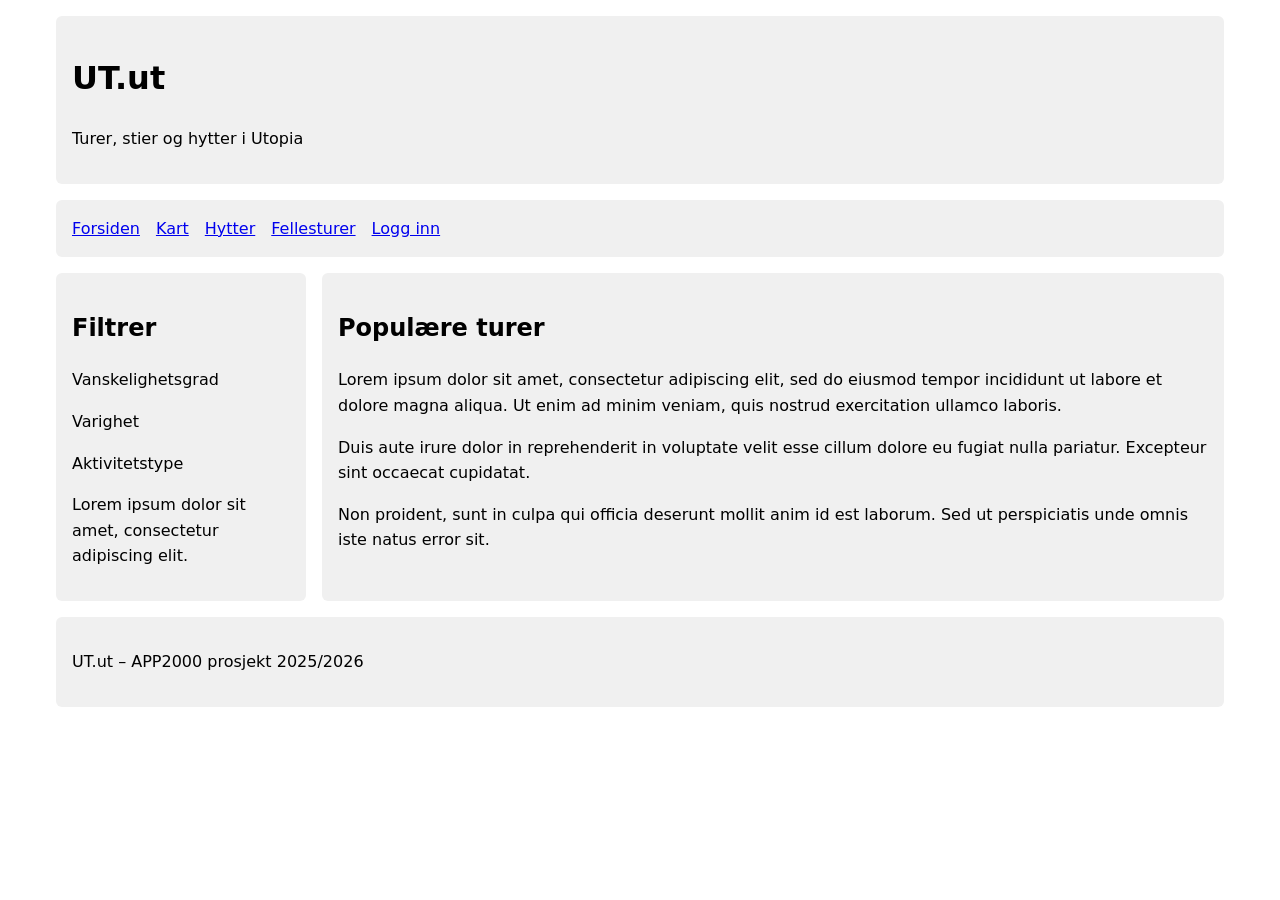
<file: arbeidskrav1/oppgave3/index.html>
<!DOCTYPE html>
<html lang="no">
<head>
  <meta charset="UTF-8">
  <meta name="viewport" content="width=device-width, initial-scale=1.0">
  <title>UT.ut – finn din neste tur</title>
  <link rel="stylesheet" href="style.css">
</head>
<body>

  <div class="layout">

    <header class="header">
      <h1>UT.ut</h1>
      <p>Turer, stier og hytter i Utopia</p>
    </header>

    <nav class="nav">
      <a href="index.html">Forsiden</a>
      <a href="#">Kart</a>
      <a href="#">Hytter</a>
      <a href="#">Fellesturer</a>
      <a href="#">Logg inn</a>
    </nav>

    <aside class="sidebar">
      <h2>Filtrer</h2>
      <p>Vanskelighetsgrad</p>
      <p>Varighet</p>
      <p>Aktivitetstype</p>
      <p>Lorem ipsum dolor sit amet, consectetur adipiscing elit.</p>
    </aside>

    <main class="main">
      <h2>Populære turer</h2>
      <p>Lorem ipsum dolor sit amet, consectetur adipiscing elit, sed do eiusmod tempor incididunt ut labore et dolore magna aliqua.
         Ut enim ad minim veniam, quis nostrud exercitation ullamco laboris.</p>
      <p>Duis aute irure dolor in reprehenderit in voluptate velit esse cillum
         dolore eu fugiat nulla pariatur. Excepteur sint occaecat cupidatat.</p>
      <p>Non proident, sunt in culpa qui officia deserunt mollit anim id est
         laborum. Sed ut perspiciatis unde omnis iste natus error sit.</p>
    </main>

    <footer class="footer">
      <p>UT.ut – APP2000 prosjekt 2025/2026</p>
    </footer>

  </div>

</body>
</html>
</file>
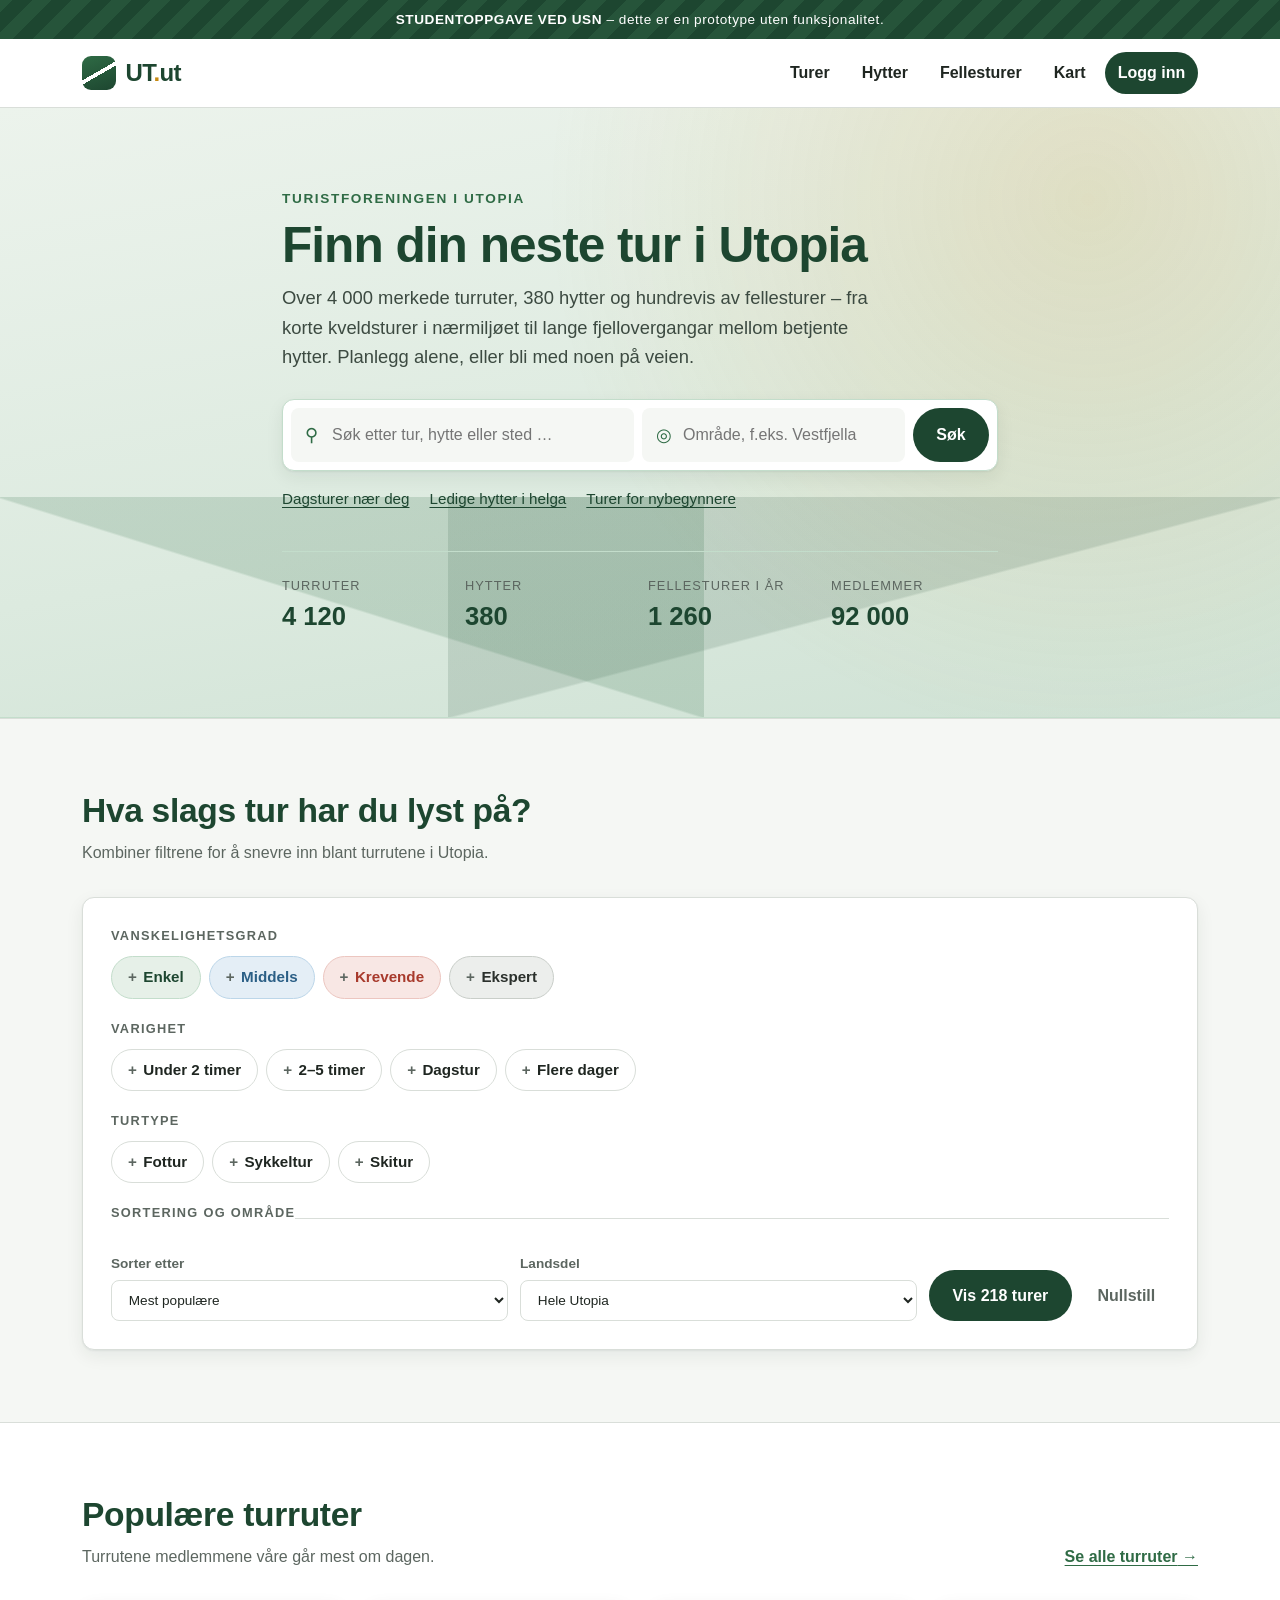
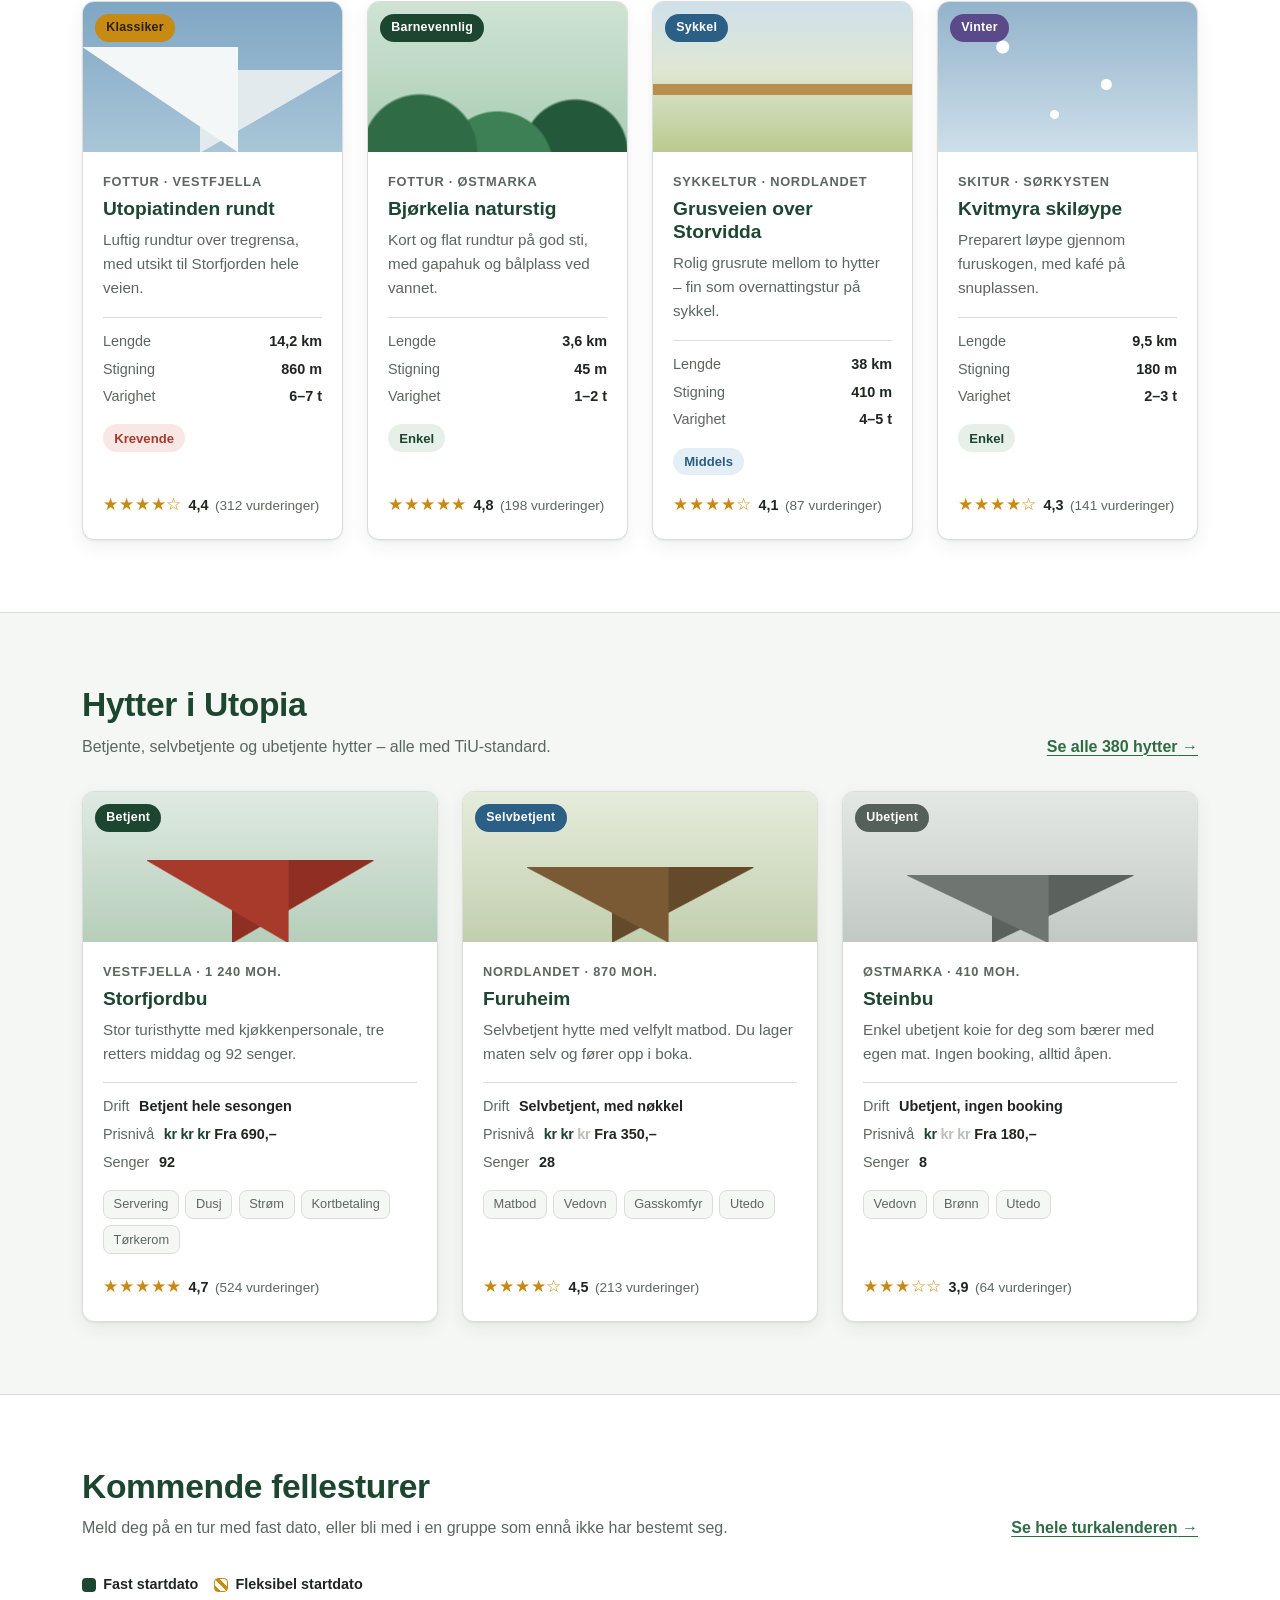
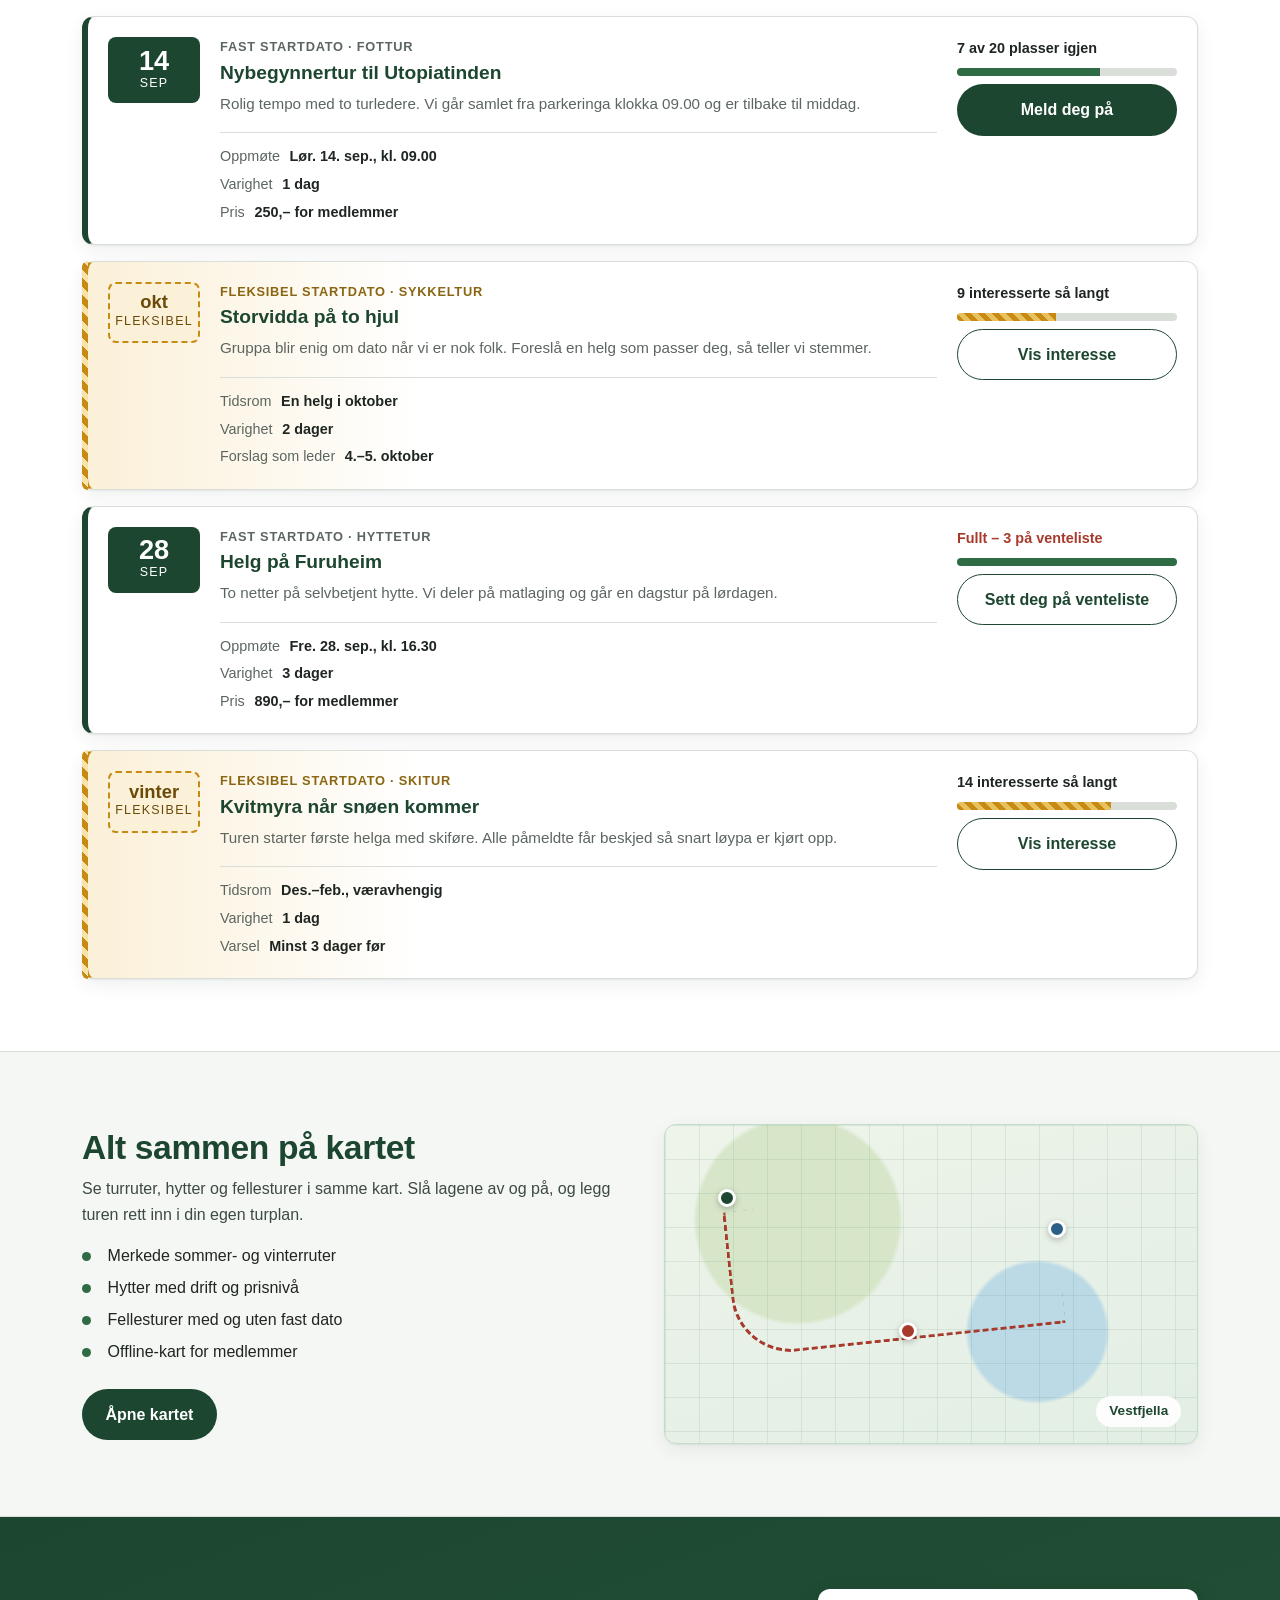
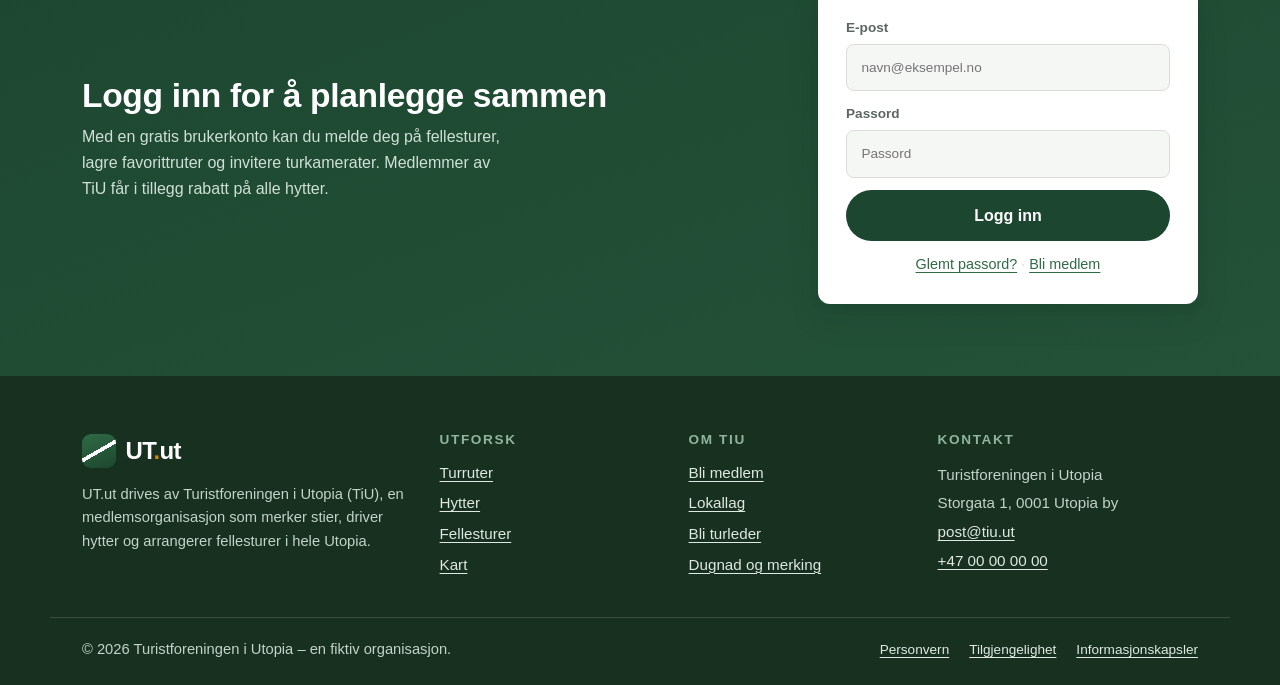
<file: arbeidskrav1/oppgave1/claude-code/index.html>
<!DOCTYPE html>
<html lang="no">
<head>
  <meta charset="UTF-8">
  <meta name="viewport" content="width=device-width, initial-scale=1.0">
  <title>UT.ut – Turer, hytter og fellesturer i Utopia</title>
  <meta name="description" content="UT.ut er nettstedet til Turistforeningen i Utopia (TiU) med turruter, turmål, hytter og fellesturer.">
  <link rel="stylesheet" href="style.css">
</head>
<body>

  <!-- Banner helt øverst -->
  <div class="studentbanner">
    <p><strong>Studentoppgave ved USN</strong> – dette er en prototype uten funksjonalitet.</p>
  </div>

  <header class="toppheader">
    <div class="innhold toppheader__rad">
      <a class="logo" href="#hero" aria-label="UT.ut – til forsiden">
        <span class="logo__merke" aria-hidden="true"></span>
        <span class="logo__tekst">UT<span class="logo__prikk">.</span>ut</span>
      </a>

      <nav class="hovednav" aria-label="Hovedmeny">
        <ul>
          <li><a href="#turer">Turer</a></li>
          <li><a href="#hytter">Hytter</a></li>
          <li><a href="#fellesturer">Fellesturer</a></li>
          <li><a href="#kart">Kart</a></li>
          <li><a class="nav-knapp" href="#logg-inn">Logg inn</a></li>
        </ul>
      </nav>
    </div>
  </header>

  <main>

    <!-- Hero med søkefelt -->
    <section class="hero" id="hero">
      <div class="innhold hero__innhold">
        <p class="stikktittel">Turistforeningen i Utopia</p>
        <h1>Finn din neste tur i Utopia</h1>
        <p class="ingress">
          Over 4 000 merkede turruter, 380 hytter og hundrevis av fellesturer –
          fra korte kveldsturer i nærmiljøet til lange fjellovergangar mellom
          betjente hytter. Planlegg alene, eller bli med noen på veien.
        </p>

        <form class="sok" role="search" aria-label="Søk etter turer, hytter og turmål">
          <label class="sok__felt">
            <span class="visuelt-skjult">Søk etter tur, hytte eller sted</span>
            <span class="sok__ikon" aria-hidden="true">&#9906;</span>
            <input type="search" name="q" placeholder="Søk etter tur, hytte eller sted …">
          </label>
          <label class="sok__felt sok__felt--smal">
            <span class="visuelt-skjult">Område</span>
            <span class="sok__ikon" aria-hidden="true">&#9678;</span>
            <input type="text" name="omrade" placeholder="Område, f.eks. Vestfjella">
          </label>
          <button class="knapp knapp--primar" type="button">Søk</button>
        </form>

        <ul class="hurtiglenker">
          <li><a href="#turer">Dagsturer nær deg</a></li>
          <li><a href="#hytter">Ledige hytter i helga</a></li>
          <li><a href="#fellesturer">Turer for nybegynnere</a></li>
        </ul>

        <dl class="nokkeltall">
          <div><dt>Turruter</dt><dd>4 120</dd></div>
          <div><dt>Hytter</dt><dd>380</dd></div>
          <div><dt>Fellesturer i år</dt><dd>1 260</dd></div>
          <div><dt>Medlemmer</dt><dd>92 000</dd></div>
        </dl>
      </div>
    </section>

    <!-- Filtre -->
    <section class="seksjon seksjon--flate" id="filtre" aria-labelledby="filtre-tittel">
      <div class="innhold">
        <header class="seksjonshode">
          <h2 id="filtre-tittel">Hva slags tur har du lyst på?</h2>
          <p>Kombiner filtrene for å snevre inn blant turrutene i Utopia.</p>
        </header>

        <form class="filtre">
          <fieldset class="filtergruppe">
            <legend>Vanskelighetsgrad</legend>
            <div class="brikker">
              <input type="checkbox" id="f-enkel" class="brikke__input">
              <label class="brikke brikke--gronn" for="f-enkel">Enkel</label>

              <input type="checkbox" id="f-middels" class="brikke__input">
              <label class="brikke brikke--bla" for="f-middels">Middels</label>

              <input type="checkbox" id="f-krevende" class="brikke__input">
              <label class="brikke brikke--rod" for="f-krevende">Krevende</label>

              <input type="checkbox" id="f-ekspert" class="brikke__input">
              <label class="brikke brikke--svart" for="f-ekspert">Ekspert</label>
            </div>
          </fieldset>

          <fieldset class="filtergruppe">
            <legend>Varighet</legend>
            <div class="brikker">
              <input type="checkbox" id="v-under2" class="brikke__input">
              <label class="brikke" for="v-under2">Under 2 timer</label>

              <input type="checkbox" id="v-2-5" class="brikke__input">
              <label class="brikke" for="v-2-5">2–5 timer</label>

              <input type="checkbox" id="v-dagstur" class="brikke__input">
              <label class="brikke" for="v-dagstur">Dagstur</label>

              <input type="checkbox" id="v-flere" class="brikke__input">
              <label class="brikke" for="v-flere">Flere dager</label>
            </div>
          </fieldset>

          <fieldset class="filtergruppe">
            <legend>Turtype</legend>
            <div class="brikker">
              <input type="checkbox" id="t-fottur" class="brikke__input">
              <label class="brikke" for="t-fottur">Fottur</label>

              <input type="checkbox" id="t-sykkel" class="brikke__input">
              <label class="brikke" for="t-sykkel">Sykkeltur</label>

              <input type="checkbox" id="t-ski" class="brikke__input">
              <label class="brikke" for="t-ski">Skitur</label>
            </div>
          </fieldset>

          <fieldset class="filtergruppe filtergruppe--velg">
            <legend>Sortering og område</legend>
            <div class="velgrad">
              <label class="velg">
                <span>Sorter etter</span>
                <select name="sortering">
                  <option>Mest populære</option>
                  <option>Høyest vurdert</option>
                  <option>Kortest først</option>
                  <option>Nærmest meg</option>
                </select>
              </label>
              <label class="velg">
                <span>Landsdel</span>
                <select name="landsdel">
                  <option>Hele Utopia</option>
                  <option>Nordlandet</option>
                  <option>Vestfjella</option>
                  <option>Østmarka</option>
                  <option>Sørkysten</option>
                </select>
              </label>
              <button class="knapp knapp--primar" type="button">Vis 218 turer</button>
              <button class="knapp knapp--tekst" type="reset">Nullstill</button>
            </div>
          </fieldset>
        </form>
      </div>
    </section>

    <!-- Populære turruter -->
    <section class="seksjon" id="turer" aria-labelledby="turer-tittel">
      <div class="innhold">
        <header class="seksjonshode seksjonshode--rad">
          <div>
            <h2 id="turer-tittel">Populære turruter</h2>
            <p>Turrutene medlemmene våre går mest om dagen.</p>
          </div>
          <a class="lenke-pil" href="#turer">Se alle turruter</a>
        </header>

        <ul class="kortgrid">

          <li class="kort">
            <div class="kort__bilde kort__bilde--fjell" aria-hidden="true">
              <span class="merkelapp merkelapp--gul">Klassiker</span>
            </div>
            <div class="kort__tekst">
              <p class="kort__stikktittel">Fottur · Vestfjella</p>
              <h3>Utopiatinden rundt</h3>
              <p class="kort__beskrivelse">
                Luftig rundtur over tregrensa, med utsikt til Storfjorden hele veien.
              </p>
              <ul class="fakta">
                <li><span class="fakta__navn">Lengde</span><span class="fakta__verdi">14,2 km</span></li>
                <li><span class="fakta__navn">Stigning</span><span class="fakta__verdi">860 m</span></li>
                <li><span class="fakta__navn">Varighet</span><span class="fakta__verdi">6–7 t</span></li>
              </ul>
              <p class="grad grad--krevende">Krevende</p>
              <p class="stjerner">
                <span class="stjerner__symbol" aria-hidden="true">★★★★☆</span>
                <span class="stjerner__tall">4,4</span>
                <span class="stjerner__antall">(312 vurderinger)</span>
              </p>
            </div>
          </li>

          <li class="kort">
            <div class="kort__bilde kort__bilde--skog" aria-hidden="true">
              <span class="merkelapp merkelapp--gronn">Barnevennlig</span>
            </div>
            <div class="kort__tekst">
              <p class="kort__stikktittel">Fottur · Østmarka</p>
              <h3>Bjørkelia naturstig</h3>
              <p class="kort__beskrivelse">
                Kort og flat rundtur på god sti, med gapahuk og bålplass ved vannet.
              </p>
              <ul class="fakta">
                <li><span class="fakta__navn">Lengde</span><span class="fakta__verdi">3,6 km</span></li>
                <li><span class="fakta__navn">Stigning</span><span class="fakta__verdi">45 m</span></li>
                <li><span class="fakta__navn">Varighet</span><span class="fakta__verdi">1–2 t</span></li>
              </ul>
              <p class="grad grad--enkel">Enkel</p>
              <p class="stjerner">
                <span class="stjerner__symbol" aria-hidden="true">★★★★★</span>
                <span class="stjerner__tall">4,8</span>
                <span class="stjerner__antall">(198 vurderinger)</span>
              </p>
            </div>
          </li>

          <li class="kort">
            <div class="kort__bilde kort__bilde--vidde" aria-hidden="true">
              <span class="merkelapp merkelapp--bla">Sykkel</span>
            </div>
            <div class="kort__tekst">
              <p class="kort__stikktittel">Sykkeltur · Nordlandet</p>
              <h3>Grusveien over Storvidda</h3>
              <p class="kort__beskrivelse">
                Rolig grusrute mellom to hytter – fin som overnattingstur på sykkel.
              </p>
              <ul class="fakta">
                <li><span class="fakta__navn">Lengde</span><span class="fakta__verdi">38 km</span></li>
                <li><span class="fakta__navn">Stigning</span><span class="fakta__verdi">410 m</span></li>
                <li><span class="fakta__navn">Varighet</span><span class="fakta__verdi">4–5 t</span></li>
              </ul>
              <p class="grad grad--middels">Middels</p>
              <p class="stjerner">
                <span class="stjerner__symbol" aria-hidden="true">★★★★☆</span>
                <span class="stjerner__tall">4,1</span>
                <span class="stjerner__antall">(87 vurderinger)</span>
              </p>
            </div>
          </li>

          <li class="kort">
            <div class="kort__bilde kort__bilde--vinter" aria-hidden="true">
              <span class="merkelapp merkelapp--lilla">Vinter</span>
            </div>
            <div class="kort__tekst">
              <p class="kort__stikktittel">Skitur · Sørkysten</p>
              <h3>Kvitmyra skiløype</h3>
              <p class="kort__beskrivelse">
                Preparert løype gjennom furuskogen, med kafé på snuplassen.
              </p>
              <ul class="fakta">
                <li><span class="fakta__navn">Lengde</span><span class="fakta__verdi">9,5 km</span></li>
                <li><span class="fakta__navn">Stigning</span><span class="fakta__verdi">180 m</span></li>
                <li><span class="fakta__navn">Varighet</span><span class="fakta__verdi">2–3 t</span></li>
              </ul>
              <p class="grad grad--enkel">Enkel</p>
              <p class="stjerner">
                <span class="stjerner__symbol" aria-hidden="true">★★★★☆</span>
                <span class="stjerner__tall">4,3</span>
                <span class="stjerner__antall">(141 vurderinger)</span>
              </p>
            </div>
          </li>

        </ul>
      </div>
    </section>

    <!-- Hytter -->
    <section class="seksjon seksjon--flate" id="hytter" aria-labelledby="hytter-tittel">
      <div class="innhold">
        <header class="seksjonshode seksjonshode--rad">
          <div>
            <h2 id="hytter-tittel">Hytter i Utopia</h2>
            <p>Betjente, selvbetjente og ubetjente hytter – alle med TiU-standard.</p>
          </div>
          <a class="lenke-pil" href="#hytter">Se alle 380 hytter</a>
        </header>

        <ul class="kortgrid kortgrid--tre">

          <li class="kort">
            <div class="kort__bilde kort__bilde--hytte-rod" aria-hidden="true">
              <span class="merkelapp merkelapp--gronn">Betjent</span>
            </div>
            <div class="kort__tekst">
              <p class="kort__stikktittel">Vestfjella · 1 240 moh.</p>
              <h3>Storfjordbu</h3>
              <p class="kort__beskrivelse">
                Stor turisthytte med kjøkkenpersonale, tre retters middag og 92 senger.
              </p>
              <ul class="fakta fakta--linje">
                <li><span class="fakta__navn">Drift</span><span class="fakta__verdi">Betjent hele sesongen</span></li>
                <li>
                  <span class="fakta__navn">Prisnivå</span>
                  <span class="fakta__verdi">
                    <span class="pris"><span class="pris__aktiv">kr kr kr</span></span>
                    Fra 690,–
                  </span>
                </li>
                <li><span class="fakta__navn">Senger</span><span class="fakta__verdi">92</span></li>
              </ul>
              <ul class="fasiliteter">
                <li>Servering</li>
                <li>Dusj</li>
                <li>Strøm</li>
                <li>Kortbetaling</li>
                <li>Tørkerom</li>
              </ul>
              <p class="stjerner">
                <span class="stjerner__symbol" aria-hidden="true">★★★★★</span>
                <span class="stjerner__tall">4,7</span>
                <span class="stjerner__antall">(524 vurderinger)</span>
              </p>
            </div>
          </li>

          <li class="kort">
            <div class="kort__bilde kort__bilde--hytte-brun" aria-hidden="true">
              <span class="merkelapp merkelapp--bla">Selvbetjent</span>
            </div>
            <div class="kort__tekst">
              <p class="kort__stikktittel">Nordlandet · 870 moh.</p>
              <h3>Furuheim</h3>
              <p class="kort__beskrivelse">
                Selvbetjent hytte med velfylt matbod. Du lager maten selv og fører opp i boka.
              </p>
              <ul class="fakta fakta--linje">
                <li><span class="fakta__navn">Drift</span><span class="fakta__verdi">Selvbetjent, med nøkkel</span></li>
                <li>
                  <span class="fakta__navn">Prisnivå</span>
                  <span class="fakta__verdi">
                    <span class="pris"><span class="pris__aktiv">kr kr</span> kr</span>
                    Fra 350,–
                  </span>
                </li>
                <li><span class="fakta__navn">Senger</span><span class="fakta__verdi">28</span></li>
              </ul>
              <ul class="fasiliteter">
                <li>Matbod</li>
                <li>Vedovn</li>
                <li>Gasskomfyr</li>
                <li>Utedo</li>
              </ul>
              <p class="stjerner">
                <span class="stjerner__symbol" aria-hidden="true">★★★★☆</span>
                <span class="stjerner__tall">4,5</span>
                <span class="stjerner__antall">(213 vurderinger)</span>
              </p>
            </div>
          </li>

          <li class="kort">
            <div class="kort__bilde kort__bilde--hytte-gra" aria-hidden="true">
              <span class="merkelapp merkelapp--gra">Ubetjent</span>
            </div>
            <div class="kort__tekst">
              <p class="kort__stikktittel">Østmarka · 410 moh.</p>
              <h3>Steinbu</h3>
              <p class="kort__beskrivelse">
                Enkel ubetjent koie for deg som bærer med egen mat. Ingen booking, alltid åpen.
              </p>
              <ul class="fakta fakta--linje">
                <li><span class="fakta__navn">Drift</span><span class="fakta__verdi">Ubetjent, ingen booking</span></li>
                <li>
                  <span class="fakta__navn">Prisnivå</span>
                  <span class="fakta__verdi">
                    <span class="pris"><span class="pris__aktiv">kr</span> kr kr</span>
                    Fra 180,–
                  </span>
                </li>
                <li><span class="fakta__navn">Senger</span><span class="fakta__verdi">8</span></li>
              </ul>
              <ul class="fasiliteter">
                <li>Vedovn</li>
                <li>Brønn</li>
                <li>Utedo</li>
              </ul>
              <p class="stjerner">
                <span class="stjerner__symbol" aria-hidden="true">★★★☆☆</span>
                <span class="stjerner__tall">3,9</span>
                <span class="stjerner__antall">(64 vurderinger)</span>
              </p>
            </div>
          </li>

        </ul>
      </div>
    </section>

    <!-- Fellesturer -->
    <section class="seksjon" id="fellesturer" aria-labelledby="fellesturer-tittel">
      <div class="innhold">
        <header class="seksjonshode seksjonshode--rad">
          <div>
            <h2 id="fellesturer-tittel">Kommende fellesturer</h2>
            <p>Meld deg på en tur med fast dato, eller bli med i en gruppe som ennå ikke har bestemt seg.</p>
          </div>
          <a class="lenke-pil" href="#fellesturer">Se hele turkalenderen</a>
        </header>

        <p class="tegnforklaring">
          <span class="tegn tegn--fast">Fast startdato</span>
          <span class="tegn tegn--fleksibel">Fleksibel startdato</span>
        </p>

        <ul class="turliste">

          <li class="tur tur--fast">
            <div class="tur__dato">
              <span class="tur__dag">14</span>
              <span class="tur__mnd">sep</span>
            </div>
            <div class="tur__innhold">
              <p class="tur__type">Fast startdato · Fottur</p>
              <h3>Nybegynnertur til Utopiatinden</h3>
              <p class="tur__beskrivelse">
                Rolig tempo med to turledere. Vi går samlet fra parkeringa klokka 09.00 og er tilbake til middag.
              </p>
              <ul class="fakta fakta--linje">
                <li><span class="fakta__navn">Oppmøte</span><span class="fakta__verdi">Lør. 14. sep., kl. 09.00</span></li>
                <li><span class="fakta__navn">Varighet</span><span class="fakta__verdi">1 dag</span></li>
                <li><span class="fakta__navn">Pris</span><span class="fakta__verdi">250,– for medlemmer</span></li>
              </ul>
            </div>
            <div class="tur__handling">
              <p class="plasser">7 av 20 plasser igjen</p>
              <p class="stolpe" aria-hidden="true"><span class="stolpe__fyll stolpe__fyll--65"></span></p>
              <a class="knapp knapp--primar" href="#logg-inn">Meld deg på</a>
            </div>
          </li>

          <li class="tur tur--fleksibel">
            <div class="tur__dato tur__dato--fleksibel">
              <span class="tur__dag">okt</span>
              <span class="tur__mnd">fleksibel</span>
            </div>
            <div class="tur__innhold">
              <p class="tur__type">Fleksibel startdato · Sykkeltur</p>
              <h3>Storvidda på to hjul</h3>
              <p class="tur__beskrivelse">
                Gruppa blir enig om dato når vi er nok folk. Foreslå en helg som passer deg, så teller vi stemmer.
              </p>
              <ul class="fakta fakta--linje">
                <li><span class="fakta__navn">Tidsrom</span><span class="fakta__verdi">En helg i oktober</span></li>
                <li><span class="fakta__navn">Varighet</span><span class="fakta__verdi">2 dager</span></li>
                <li><span class="fakta__navn">Forslag som leder</span><span class="fakta__verdi">4.–5. oktober</span></li>
              </ul>
            </div>
            <div class="tur__handling">
              <p class="plasser">9 interesserte så langt</p>
              <p class="stolpe" aria-hidden="true"><span class="stolpe__fyll stolpe__fyll--stripet stolpe__fyll--45"></span></p>
              <a class="knapp knapp--sekundar" href="#logg-inn">Vis interesse</a>
            </div>
          </li>

          <li class="tur tur--fast">
            <div class="tur__dato">
              <span class="tur__dag">28</span>
              <span class="tur__mnd">sep</span>
            </div>
            <div class="tur__innhold">
              <p class="tur__type">Fast startdato · Hyttetur</p>
              <h3>Helg på Furuheim</h3>
              <p class="tur__beskrivelse">
                To netter på selvbetjent hytte. Vi deler på matlaging og går en dagstur på lørdagen.
              </p>
              <ul class="fakta fakta--linje">
                <li><span class="fakta__navn">Oppmøte</span><span class="fakta__verdi">Fre. 28. sep., kl. 16.30</span></li>
                <li><span class="fakta__navn">Varighet</span><span class="fakta__verdi">3 dager</span></li>
                <li><span class="fakta__navn">Pris</span><span class="fakta__verdi">890,– for medlemmer</span></li>
              </ul>
            </div>
            <div class="tur__handling">
              <p class="plasser plasser--fullt">Fullt – 3 på venteliste</p>
              <p class="stolpe" aria-hidden="true"><span class="stolpe__fyll stolpe__fyll--100"></span></p>
              <a class="knapp knapp--sekundar" href="#logg-inn">Sett deg på venteliste</a>
            </div>
          </li>

          <li class="tur tur--fleksibel">
            <div class="tur__dato tur__dato--fleksibel">
              <span class="tur__dag">vinter</span>
              <span class="tur__mnd">fleksibel</span>
            </div>
            <div class="tur__innhold">
              <p class="tur__type">Fleksibel startdato · Skitur</p>
              <h3>Kvitmyra når snøen kommer</h3>
              <p class="tur__beskrivelse">
                Turen starter første helga med skiføre. Alle påmeldte får beskjed så snart løypa er kjørt opp.
              </p>
              <ul class="fakta fakta--linje">
                <li><span class="fakta__navn">Tidsrom</span><span class="fakta__verdi">Des.–feb., væravhengig</span></li>
                <li><span class="fakta__navn">Varighet</span><span class="fakta__verdi">1 dag</span></li>
                <li><span class="fakta__navn">Varsel</span><span class="fakta__verdi">Minst 3 dager før</span></li>
              </ul>
            </div>
            <div class="tur__handling">
              <p class="plasser">14 interesserte så langt</p>
              <p class="stolpe" aria-hidden="true"><span class="stolpe__fyll stolpe__fyll--stripet stolpe__fyll--70"></span></p>
              <a class="knapp knapp--sekundar" href="#logg-inn">Vis interesse</a>
            </div>
          </li>

        </ul>
      </div>
    </section>

    <!-- Kart -->
    <section class="seksjon seksjon--flate" id="kart" aria-labelledby="kart-tittel">
      <div class="innhold kart__oppsett">
        <div>
          <h2 id="kart-tittel">Alt sammen på kartet</h2>
          <p class="ingress ingress--liten">
            Se turruter, hytter og fellesturer i samme kart. Slå lagene av og på,
            og legg turen rett inn i din egen turplan.
          </p>
          <ul class="punktliste">
            <li>Merkede sommer- og vinterruter</li>
            <li>Hytter med drift og prisnivå</li>
            <li>Fellesturer med og uten fast dato</li>
            <li>Offline-kart for medlemmer</li>
          </ul>
          <a class="knapp knapp--primar" href="#kart">Åpne kartet</a>
        </div>

        <div class="kartboks" role="img" aria-label="Illustrasjon av kart over Vestfjella med rute, start, hytte og topp">
          <span class="kart__linje" aria-hidden="true"></span>
          <span class="kart__punkt kart__punkt--start" aria-hidden="true"></span>
          <span class="kart__punkt kart__punkt--hytte" aria-hidden="true"></span>
          <span class="kart__punkt kart__punkt--topp" aria-hidden="true"></span>
          <span class="kart__etikett">Vestfjella</span>
        </div>
      </div>
    </section>

    <!-- Logg inn -->
    <section class="seksjon oppfordring" id="logg-inn" aria-labelledby="logg-inn-tittel">
      <div class="innhold oppfordring__innhold">
        <div>
          <h2 id="logg-inn-tittel">Logg inn for å planlegge sammen</h2>
          <p>
            Med en gratis brukerkonto kan du melde deg på fellesturer, lagre favorittruter
            og invitere turkamerater. Medlemmer av TiU får i tillegg rabatt på alle hytter.
          </p>
        </div>

        <form class="innlogging" aria-label="Logg inn">
          <label class="felt">
            <span>E-post</span>
            <input type="email" name="epost" placeholder="navn@eksempel.no">
          </label>
          <label class="felt">
            <span>Passord</span>
            <input type="password" name="passord" placeholder="Passord">
          </label>
          <button class="knapp knapp--primar knapp--bred" type="button">Logg inn</button>
          <p class="innlogging__hjelp">
            <a href="#logg-inn">Glemt passord?</a> · <a href="#logg-inn">Bli medlem</a>
          </p>
        </form>
      </div>
    </section>

  </main>

  <footer class="bunn">
    <div class="innhold bunn__grid">

      <div class="bunn__merke">
        <span class="logo logo--lys">
          <span class="logo__merke" aria-hidden="true"></span>
          <span class="logo__tekst">UT<span class="logo__prikk">.</span>ut</span>
        </span>
        <p>
          UT.ut drives av Turistforeningen i Utopia (TiU), en medlemsorganisasjon
          som merker stier, driver hytter og arrangerer fellesturer i hele Utopia.
        </p>
      </div>

      <nav class="bunn__kolonne" aria-label="Utforsk">
        <h2>Utforsk</h2>
        <ul>
          <li><a href="#turer">Turruter</a></li>
          <li><a href="#hytter">Hytter</a></li>
          <li><a href="#fellesturer">Fellesturer</a></li>
          <li><a href="#kart">Kart</a></li>
        </ul>
      </nav>

      <nav class="bunn__kolonne" aria-label="Om TiU">
        <h2>Om TiU</h2>
        <ul>
          <li><a href="#logg-inn">Bli medlem</a></li>
          <li><a href="#hero">Lokallag</a></li>
          <li><a href="#hero">Bli turleder</a></li>
          <li><a href="#hero">Dugnad og merking</a></li>
        </ul>
      </nav>

      <div class="bunn__kolonne">
        <h2>Kontakt</h2>
        <address>
          Turistforeningen i Utopia<br>
          Storgata 1, 0001 Utopia by<br>
          <a href="#hero">post@tiu.ut</a><br>
          <a href="#hero">+47 00 00 00 00</a>
        </address>
      </div>

    </div>

    <div class="innhold bunn__linje">
      <p>© 2026 Turistforeningen i Utopia – en fiktiv organisasjon.</p>
      <ul class="bunn__smalenker">
        <li><a href="#hero">Personvern</a></li>
        <li><a href="#hero">Tilgjengelighet</a></li>
        <li><a href="#hero">Informasjonskapsler</a></li>
      </ul>
    </div>
  </footer>

</body>
</html>
</file>
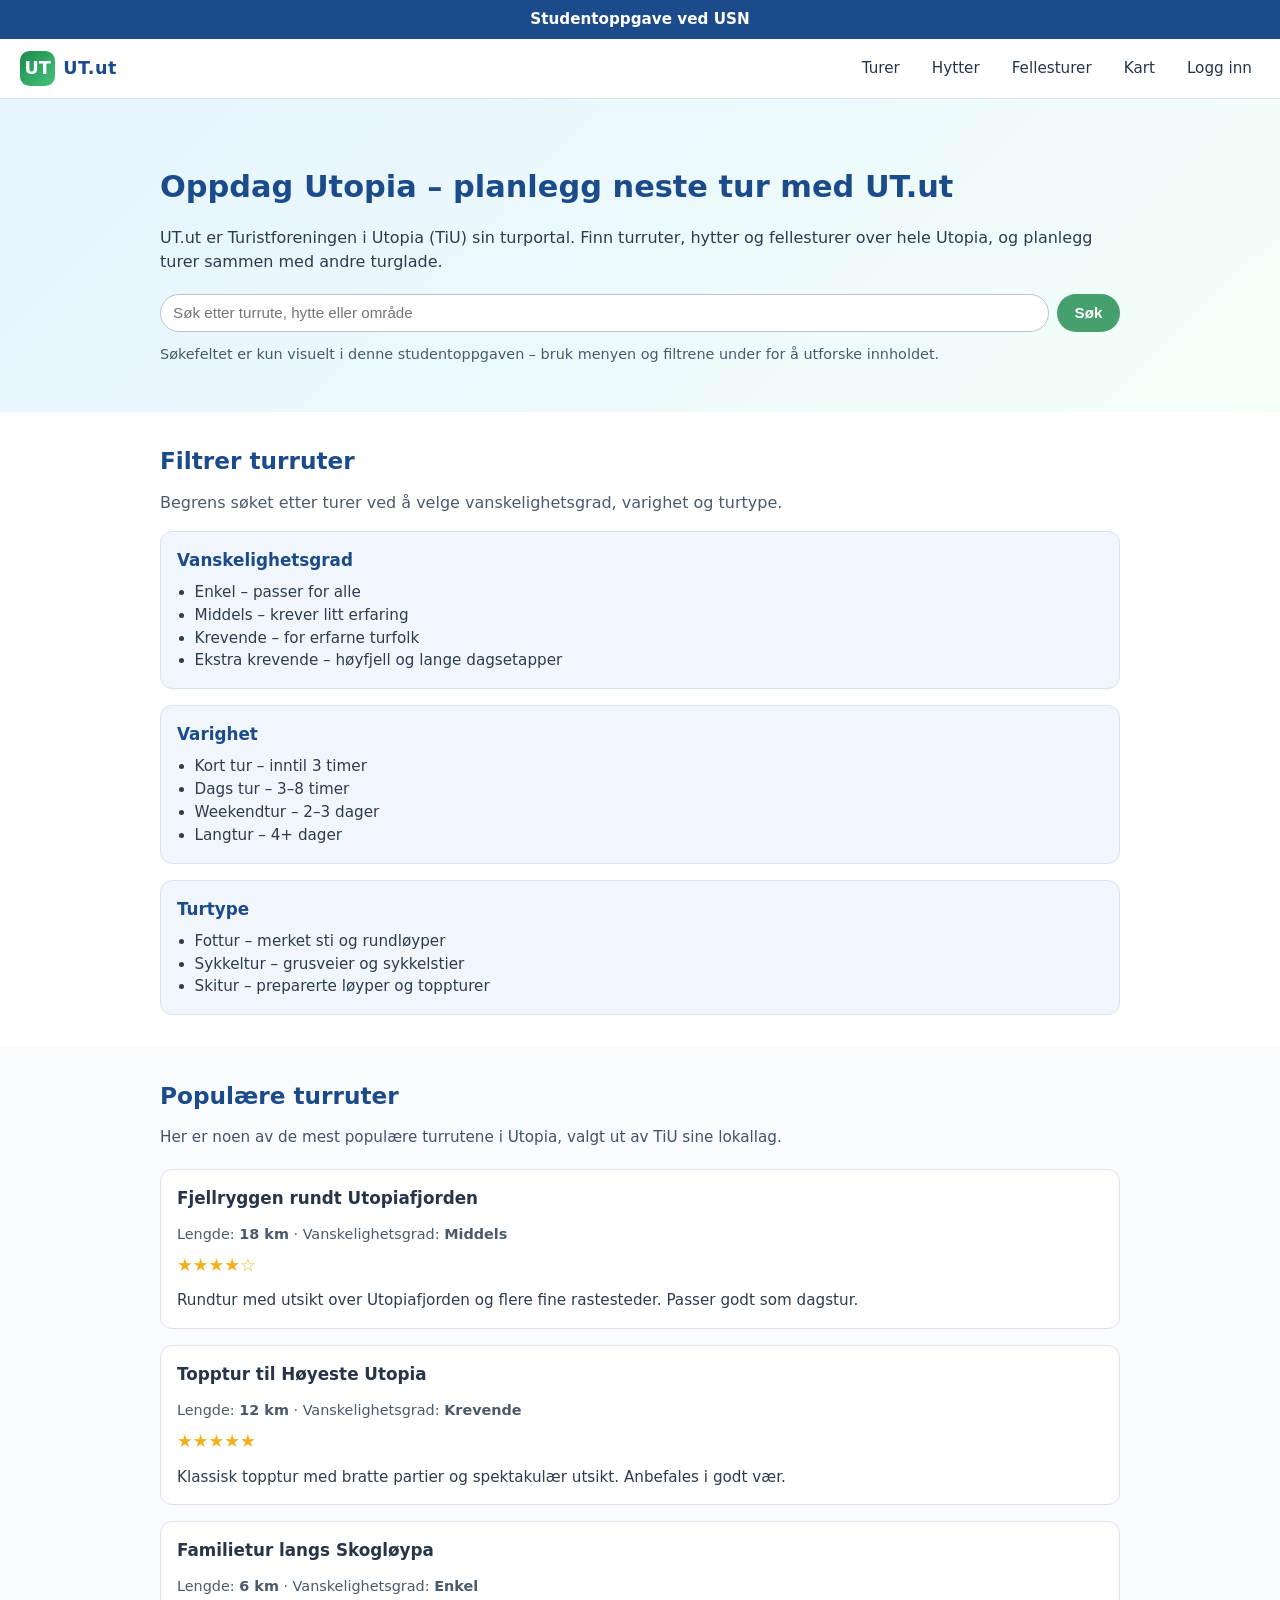
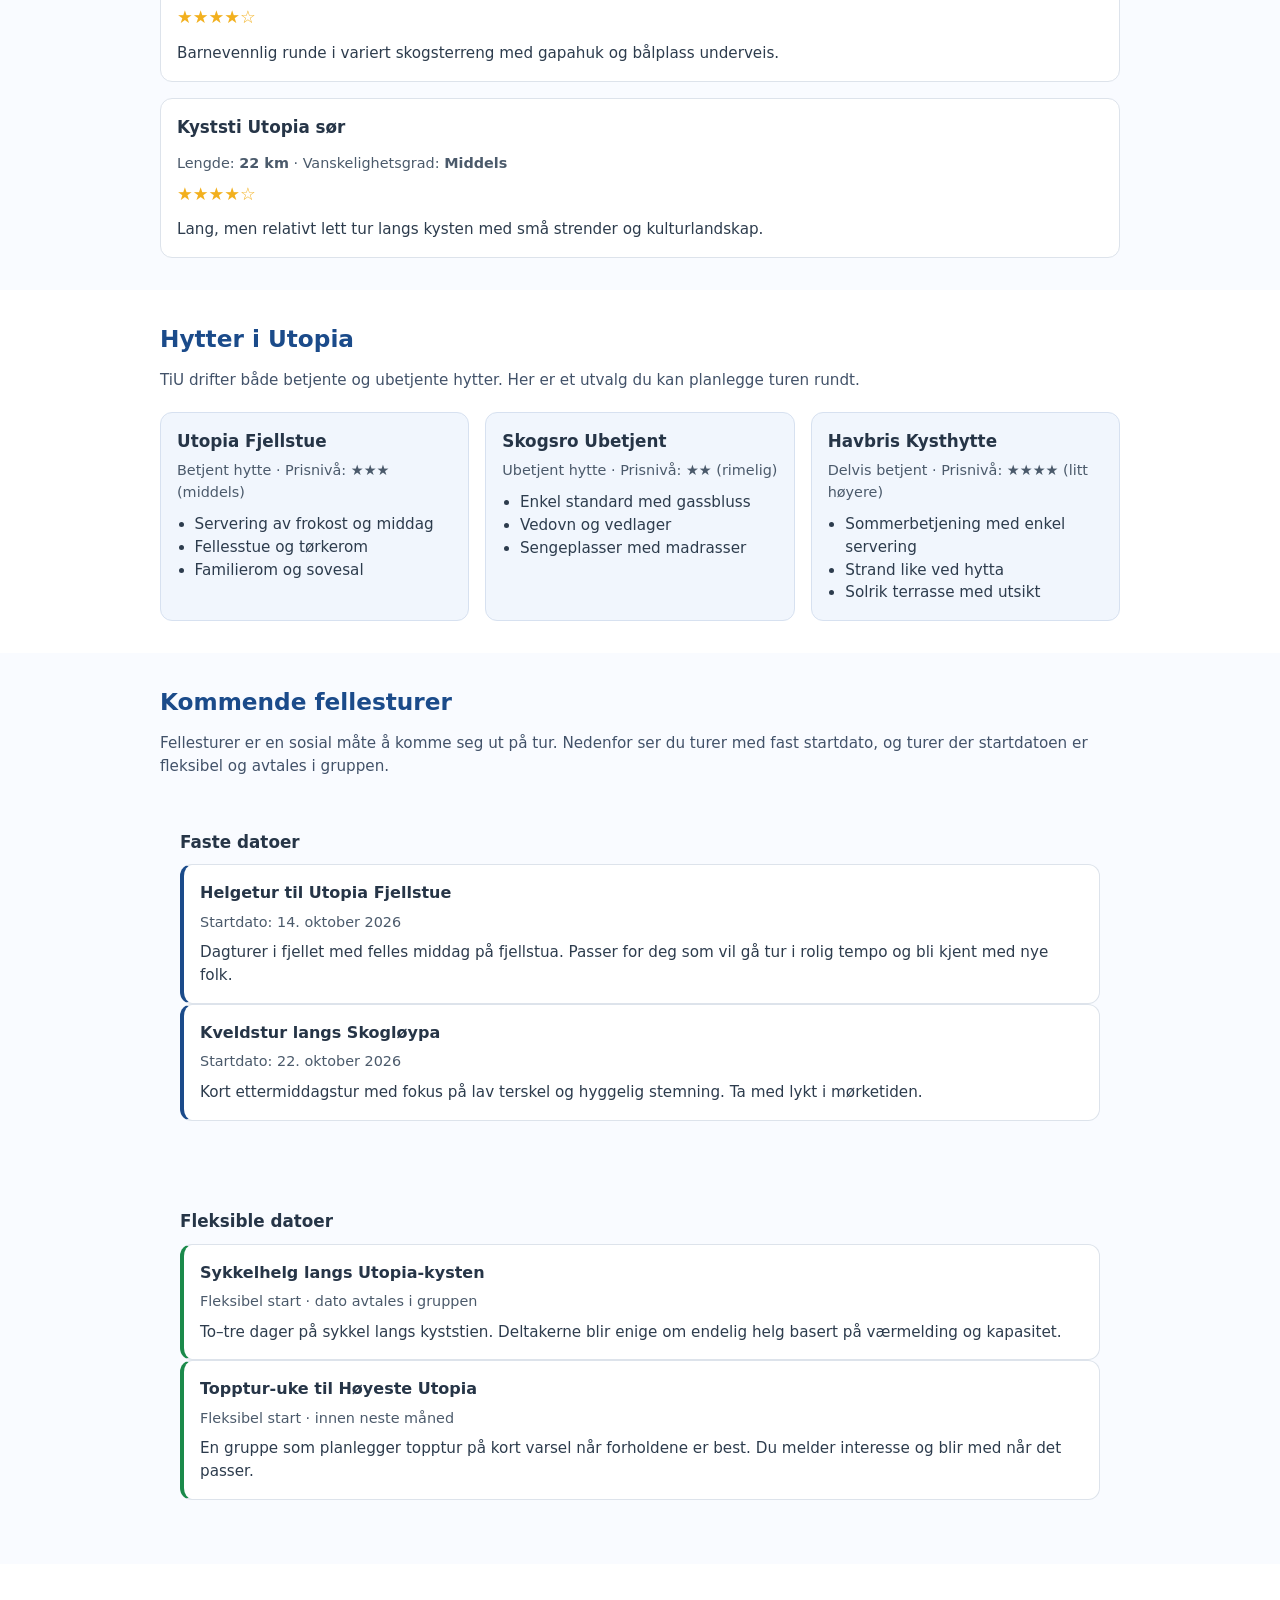
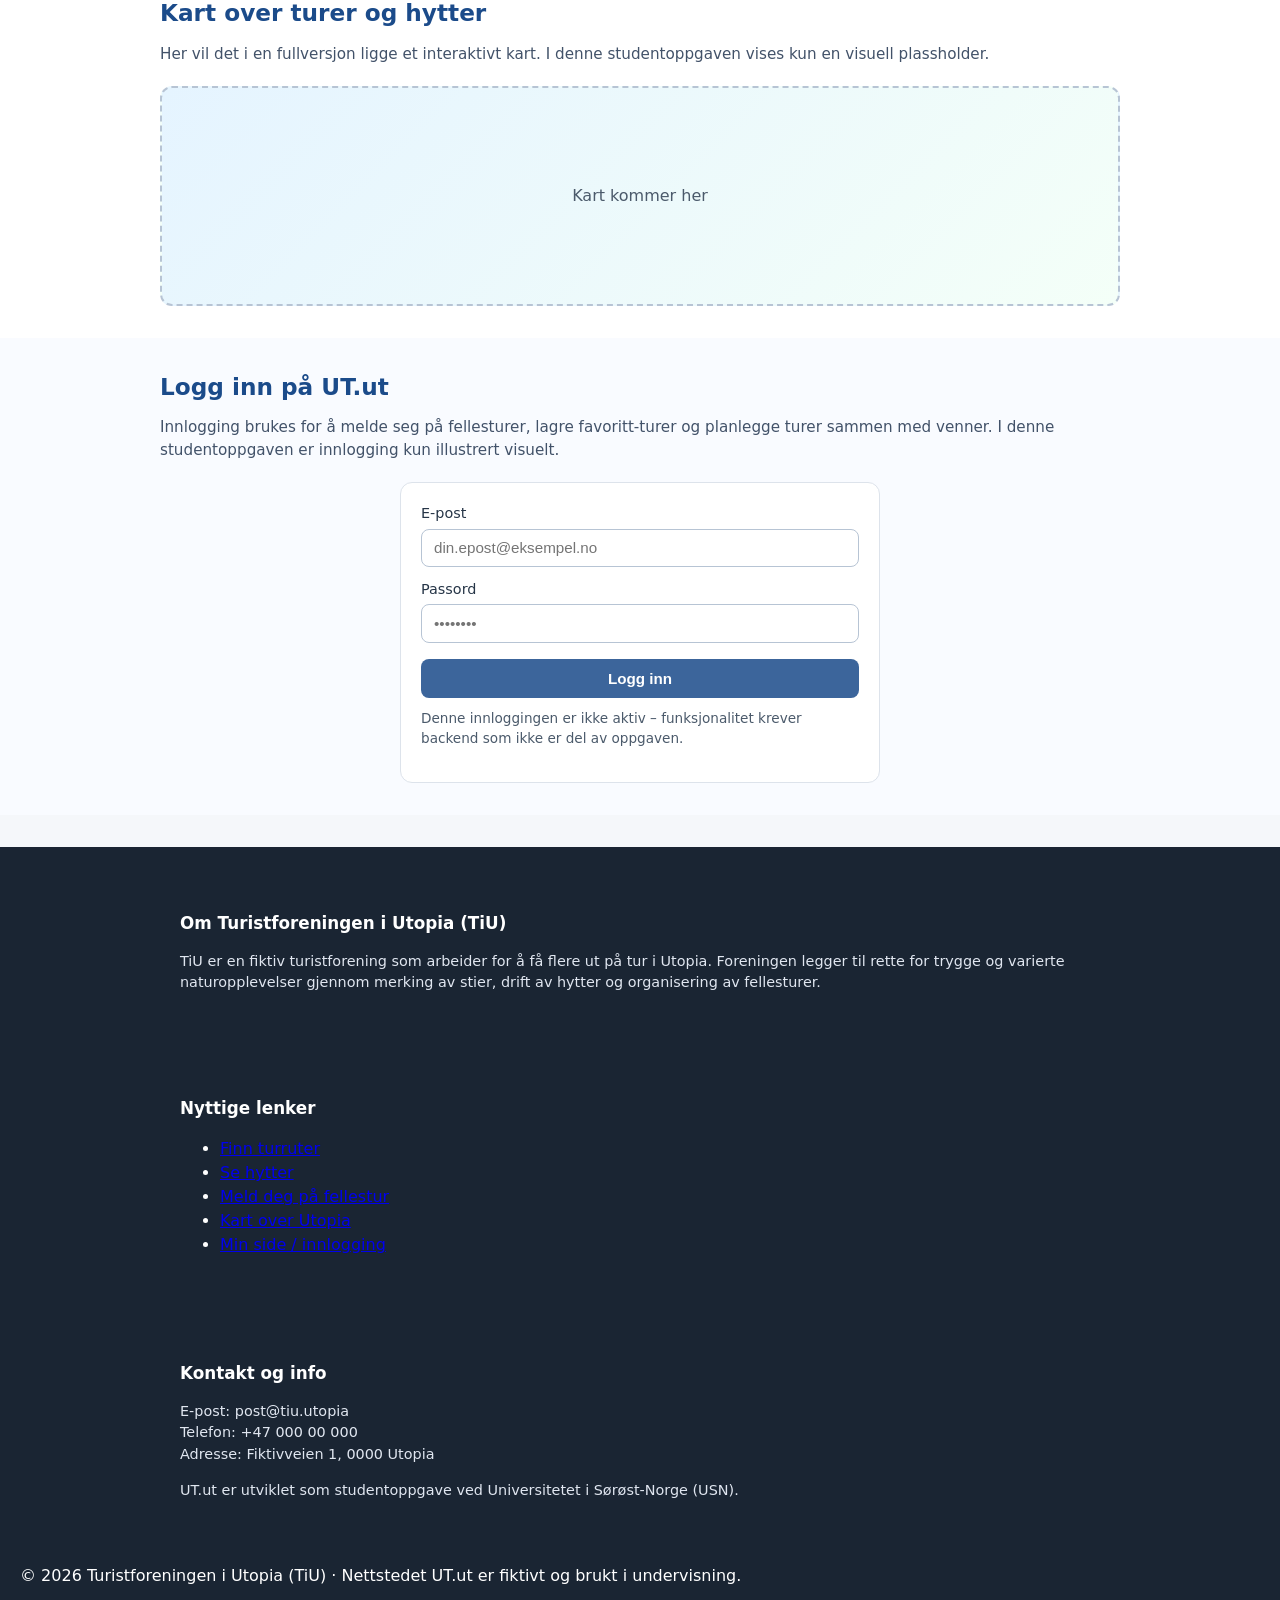
<file: arbeidskrav1/oppgave1/sikt-ki/index.html>
<!DOCTYPE html>
<html lang="nb">
<head>
    <meta charset="UTF-8">
    <title>UT.ut – Turportalen til Turistforeningen i Utopia</title>
    <meta name="viewport" content="width=device-width, initial-scale=1.0">
    <link rel="stylesheet" href="style.css">
</head>
<body>
    <!-- Toppbanner -->
    <div class="student-banner">
        Studentoppgave ved USN
    </div>

    <!-- Sideheader -->
    <header class="site-header">
        <div class="logo">
            <span class="logo-icon">UT</span>
            <span class="logo-text">UT.ut</span>
        </div>
        <nav class="main-nav" aria-label="Hovednavigasjon">
            <ul>
                <li><a href="#turer">Turer</a></li>
                <li><a href="#hytter">Hytter</a></li>
                <li><a href="#fellesturer">Fellesturer</a></li>
                <li><a href="#kart">Kart</a></li>
                <li><a href="#login">Logg inn</a></li>
            </ul>
        </nav>
    </header>

    <main>
        <!-- Hero-seksjon -->
        <section class="hero" aria-labelledby="hero-title">
            <div class="hero-content">
                <h1 id="hero-title">Oppdag Utopia – planlegg neste tur med UT.ut</h1>
                <p class="hero-lead">
                    UT.ut er Turistforeningen i Utopia (TiU) sin turportal. Finn turruter, hytter og
                    fellesturer over hele Utopia, og planlegg turer sammen med andre turglade.
                </p>

                <form class="search-form" aria-label="Tur-søk (kun visuelt)">
                    <label for="search-input" class="visually-hidden">Søk etter turer, hytter eller områder</label>
                    <input
                        type="text"
                        id="search-input"
                        placeholder="Søk etter turrute, hytte eller område"
                        aria-disabled="true"
                    >
                    <button type="button" aria-disabled="true">Søk</button>
                </form>

                <p class="hero-sub">
                    Søkefeltet er kun visuelt i denne studentoppgaven – bruk menyen og filtrene under for å utforske innholdet.
                </p>
            </div>
        </section>

        <!-- Filterseksjon -->
        <section class="filters" aria-labelledby="filter-title">
            <h2 id="filter-title">Filtrer turruter</h2>
            <p class="filters-intro">
                Begrens søket etter turer ved å velge vanskelighetsgrad, varighet og turtype.
            </p>
            <div class="filters-grid">
                <article class="filter-card">
                    <h3>Vanskelighetsgrad</h3>
                    <ul>
                        <li>Enkel – passer for alle</li>
                        <li>Middels – krever litt erfaring</li>
                        <li>Krevende – for erfarne turfolk</li>
                        <li>Ekstra krevende – høyfjell og lange dagsetapper</li>
                    </ul>
                </article>

                <article class="filter-card">
                    <h3>Varighet</h3>
                    <ul>
                        <li>Kort tur – inntil 3 timer</li>
                        <li>Dags tur – 3–8 timer</li>
                        <li>Weekendtur – 2–3 dager</li>
                        <li>Langtur – 4+ dager</li>
                    </ul>
                </article>

                <article class="filter-card">
                    <h3>Turtype</h3>
                    <ul>
                        <li>Fottur – merket sti og rundløyper</li>
                        <li>Sykkeltur – grusveier og sykkelstier</li>
                        <li>Skitur – preparerte løyper og toppturer</li>
                    </ul>
                </article>
            </div>
        </section>

        <!-- Populære turruter -->
        <section class="routes" id="turer" aria-labelledby="routes-title">
            <h2 id="routes-title">Populære turruter</h2>
            <p class="section-intro">
                Her er noen av de mest populære turrutene i Utopia, valgt ut av TiU sine lokallag.
            </p>
            <div class="card-grid">
                <article class="route-card">
                    <h3>Fjellryggen rundt Utopiafjorden</h3>
                    <p class="route-meta">
                        Lengde: <strong>18 km</strong> · Vanskelighetsgrad: <strong>Middels</strong>
                    </p>
                    <p class="route-rating" aria-label="Vurdering: 4 av 5 stjerner">
                        ★★★★☆
                    </p>
                    <p class="route-description">
                        Rundtur med utsikt over Utopiafjorden og flere fine rastesteder. Passer godt som dagstur.
                    </p>
                </article>

                <article class="route-card">
                    <h3>Topptur til Høyeste Utopia</h3>
                    <p class="route-meta">
                        Lengde: <strong>12 km</strong> · Vanskelighetsgrad: <strong>Krevende</strong>
                    </p>
                    <p class="route-rating" aria-label="Vurdering: 5 av 5 stjerner">
                        ★★★★★
                    </p>
                    <p class="route-description">
                        Klassisk topptur med bratte partier og spektakulær utsikt. Anbefales i godt vær.
                    </p>
                </article>

                <article class="route-card">
                    <h3>Familietur langs Skogløypa</h3>
                    <p class="route-meta">
                        Lengde: <strong>6 km</strong> · Vanskelighetsgrad: <strong>Enkel</strong>
                    </p>
                    <p class="route-rating" aria-label="Vurdering: 4 av 5 stjerner">
                        ★★★★☆
                    </p>
                    <p class="route-description">
                        Barnevennlig runde i variert skogsterreng med gapahuk og bålplass underveis.
                    </p>
                </article>

                <article class="route-card">
                    <h3>Kyststi Utopia sør</h3>
                    <p class="route-meta">
                        Lengde: <strong>22 km</strong> · Vanskelighetsgrad: <strong>Middels</strong>
                    </p>
                    <p class="route-rating" aria-label="Vurdering: 4 av 5 stjerner">
                        ★★★★☆
                    </p>
                    <p class="route-description">
                        Lang, men relativt lett tur langs kysten med små strender og kulturlandskap.
                    </p>
                </article>
            </div>
        </section>

        <!-- Hytter -->
        <section class="cabins" id="hytter" aria-labelledby="cabins-title">
            <h2 id="cabins-title">Hytter i Utopia</h2>
            <p class="section-intro">
                TiU drifter både betjente og ubetjente hytter. Her er et utvalg du kan planlegge turen rundt.
            </p>
            <div class="card-grid cabins-grid">
                <article class="cabin-card">
                    <h3>Utopia Fjellstue</h3>
                    <p class="cabin-type">
                        Betjent hytte · Prisnivå: <strong>★★★</strong> (middels)
                    </p>
                    <ul class="cabin-features">
                        <li>Servering av frokost og middag</li>
                        <li>Fellesstue og tørkerom</li>
                        <li>Familierom og sovesal</li>
                    </ul>
                </article>

                <article class="cabin-card">
                    <h3>Skogsro Ubetjent</h3>
                    <p class="cabin-type">
                        Ubetjent hytte · Prisnivå: <strong>★★</strong> (rimelig)
                    </p>
                    <ul class="cabin-features">
                        <li>Enkel standard med gassbluss</li>
                        <li>Vedovn og vedlager</li>
                        <li>Sengeplasser med madrasser</li>
                    </ul>
                </article>

                <article class="cabin-card">
                    <h3>Havbris Kysthytte</h3>
                    <p class="cabin-type">
                        Delvis betjent · Prisnivå: <strong>★★★★</strong> (litt høyere)
                    </p>
                    <ul class="cabin-features">
                        <li>Sommerbetjening med enkel servering</li>
                        <li>Strand like ved hytta</li>
                        <li>Solrik terrasse med utsikt</li>
                    </ul>
                </article>
            </div>
        </section>

        <!-- Fellesturer -->
        <section class="group-tours" id="fellesturer" aria-labelledby="group-tours-title">
            <h2 id="group-tours-title">Kommende fellesturer</h2>
            <p class="section-intro">
                Fellesturer er en sosial måte å komme seg ut på tur. Nedenfor ser du turer med fast startdato,
                og turer der startdatoen er fleksibel og avtales i gruppen.
            </p>

            <div class="group-tours-grid">
                <section class="group-tours-fixed" aria-labelledby="fixed-title">
                    <h3 id="fixed-title">Faste datoer</h3>
                    <article class="tour-card tour-fixed">
                        <h4>Helgetur til Utopia Fjellstue</h4>
                        <p class="tour-date">Startdato: 14. oktober 2026</p>
                        <p class="tour-info">
                            Dagturer i fjellet med felles middag på fjellstua. Passer for deg som vil gå
                            tur i rolig tempo og bli kjent med nye folk.
                        </p>
                    </article>

                    <article class="tour-card tour-fixed">
                        <h4>Kveldstur langs Skogløypa</h4>
                        <p class="tour-date">Startdato: 22. oktober 2026</p>
                        <p class="tour-info">
                            Kort ettermiddagstur med fokus på lav terskel og hyggelig stemning. Ta med lykt i mørketiden.
                        </p>
                    </article>
                </section>

                <section class="group-tours-flex" aria-labelledby="flex-title">
                    <h3 id="flex-title">Fleksible datoer</h3>
                    <article class="tour-card tour-flex">
                        <h4>Sykkelhelg langs Utopia-kysten</h4>
                        <p class="tour-date">Fleksibel start · dato avtales i gruppen</p>
                        <p class="tour-info">
                            To–tre dager på sykkel langs kyststien. Deltakerne blir enige om endelig helg
                            basert på værmelding og kapasitet.
                        </p>
                    </article>

                    <article class="tour-card tour-flex">
                        <h4>Topptur-uke til Høyeste Utopia</h4>
                        <p class="tour-date">Fleksibel start · innen neste måned</p>
                        <p class="tour-info">
                            En gruppe som planlegger topptur på kort varsel når forholdene er best.
                            Du melder interesse og blir med når det passer.
                        </p>
                    </article>
                </section>
            </div>
        </section>

        <!-- Kart-seksjon (placeholder) -->
        <section class="map-section" id="kart" aria-labelledby="map-title">
            <h2 id="map-title">Kart over turer og hytter</h2>
            <p class="section-intro">
                Her vil det i en fullversjon ligge et interaktivt kart. I denne studentoppgaven vises kun en
                visuell plassholder.
            </p>
            <div class="map-placeholder" aria-label="Kartplassholder">
                Kart kommer her
            </div>
        </section>

        <!-- Logg inn-seksjon (placeholder) -->
        <section class="login-section" id="login" aria-labelledby="login-title">
            <h2 id="login-title">Logg inn på UT.ut</h2>
            <p class="section-intro">
                Innlogging brukes for å melde seg på fellesturer, lagre favoritt-turer og planlegge turer
                sammen med venner. I denne studentoppgaven er innlogging kun illustrert visuelt.
            </p>
            <form class="login-form" aria-label="Innlogging (kun visuelt)">
                <div class="form-row">
                    <label for="login-email">E-post</label>
                    <input type="email" id="login-email" placeholder="din.epost@eksempel.no" aria-disabled="true">
                </div>
                <div class="form-row">
                    <label for="login-password">Passord</label>
                    <input type="password" id="login-password" placeholder="••••••••" aria-disabled="true">
                </div>
                <button type="button" aria-disabled="true">Logg inn</button>
                <p class="login-note">
                    Denne innloggingen er ikke aktiv – funksjonalitet krever backend som ikke er del av oppgaven.
                </p>
            </form>
        </section>
    </main>

    <!-- Footer -->
    <footer class="site-footer">
        <div class="footer-content">
            <section class="footer-about" aria-labelledby="footer-about-title">
                <h2 id="footer-about-title">Om Turistforeningen i Utopia (TiU)</h2>
                <p>
                    TiU er en fiktiv turistforening som arbeider for å få flere ut på tur i Utopia. Foreningen
                    legger til rette for trygge og varierte naturopplevelser gjennom merking av stier, drift av
                    hytter og organisering av fellesturer.
                </p>
            </section>

            <section class="footer-links" aria-labelledby="footer-links-title">
                <h2 id="footer-links-title">Nyttige lenker</h2>
                <ul>
                    <li><a href="#turer">Finn turruter</a></li>
                    <li><a href="#hytter">Se hytter</a></li>
                    <li><a href="#fellesturer">Meld deg på fellestur</a></li>
                    <li><a href="#kart">Kart over Utopia</a></li>
                    <li><a href="#login">Min side / innlogging</a></li>
                </ul>
            </section>

            <section class="footer-meta" aria-labelledby="footer-meta-title">
                <h2 id="footer-meta-title">Kontakt og info</h2>
                <p>
                    E-post: post@tiu.utopia<br>
                    Telefon: +47 000 00 000<br>
                    Adresse: Fiktivveien 1, 0000 Utopia
                </p>
                <p class="footer-note">
                    UT.ut er utviklet som studentoppgave ved Universitetet i Sørøst-Norge (USN).
                </p>
            </section>
        </div>

        <div class="footer-bottom">
            <p>© 2026 Turistforeningen i Utopia (TiU) · Nettstedet UT.ut er fiktivt og brukt i undervisning.</p>
        </div>
    </footer>
</body>
</html>
</file>
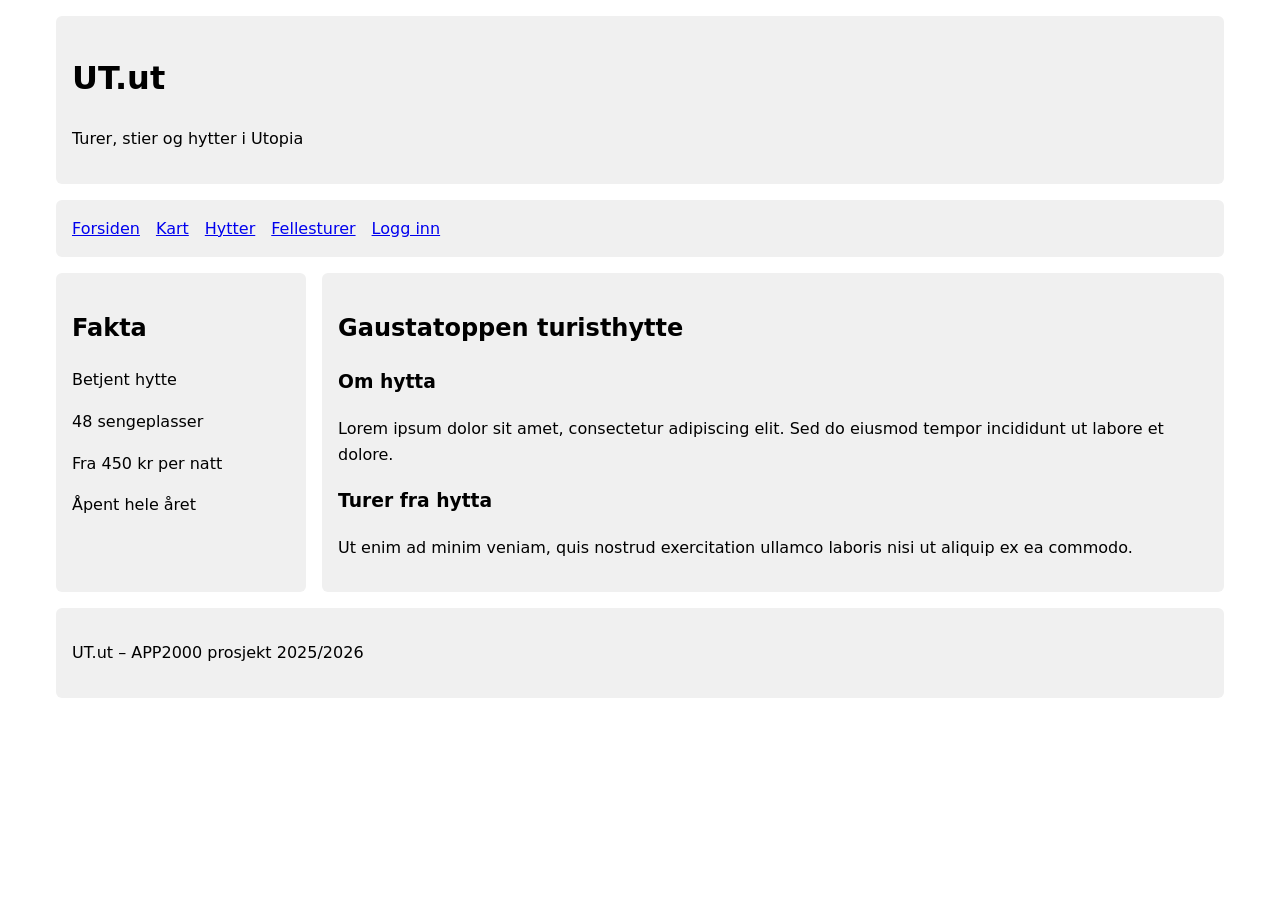
<file: arbeidskrav1/oppgave3/hytta.html>
<!DOCTYPE html>
<html lang="no">
<head>
  <meta charset="UTF-8">
  <meta name="viewport" content="width=device-width, initial-scale=1.0">
  <title>Gaustatoppen turisthytte – UT.ut</title>
  <link rel="stylesheet" href="style.css">
</head>
<body>

  <div class="layout">

    <header class="header">
      <h1>UT.ut</h1>
      <p>Turer, stier og hytter i Utopia</p>
    </header>

    <nav class="nav">
      <a href="index.html">Forsiden</a>
      <a href="#">Kart</a>
      <a href="hytte.html">Hytter</a>
      <a href="#">Fellesturer</a>
      <a href="#">Logg inn</a>
    </nav>

    <aside class="sidebar">
      <h2>Fakta</h2>
      <p>Betjent hytte</p>
      <p>48 sengeplasser</p>
      <p>Fra 450 kr per natt</p>
      <p>Åpent hele året</p>
    </aside>

    <main class="main">
      <h2>Gaustatoppen turisthytte</h2>

      <article>
        <h3>Om hytta</h3>
        <p>Lorem ipsum dolor sit amet, consectetur adipiscing elit.
           Sed do eiusmod tempor incididunt ut labore et dolore.</p>
      </article>

      <article>
        <h3>Turer fra hytta</h3>
        <p>Ut enim ad minim veniam, quis nostrud exercitation
           ullamco laboris nisi ut aliquip ex ea commodo.</p>
      </article>
    </main>

    <footer class="footer">
      <p>UT.ut – APP2000 prosjekt 2025/2026</p>
    </footer>

  </div>

</body>
</html>
</file>
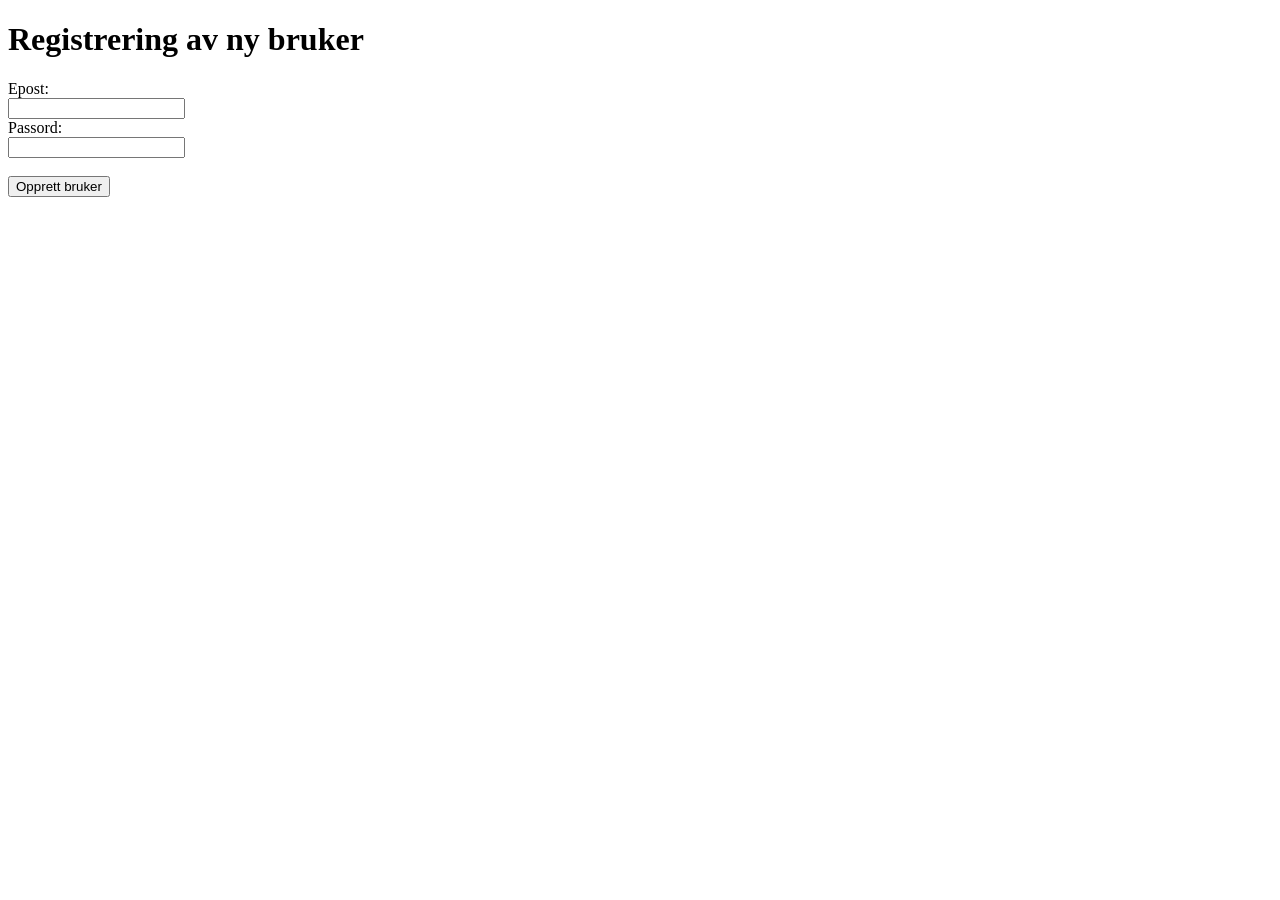
<file: arbeidskrav1/oppgave4/regBruker.html>
<!DOCTYPE html>
<html lang="en">
<head>
    <meta charset="UTF-8">
    <meta name="viewport" content="width=device-width, initial-scale=1.0">
    <script src="Demo.js" defer></script> 
</head>
<body>
     <!--Brukerregistrering-->
     <h1>Registrering av ny bruker</h1>
    <!-- w3schools: HTML <form> action Attribute -->
    <form id="brukerSkjema">
        <label for="em">Epost:</label><br>
        <input type="email" id="em" name="em"><br>
        <label for="po">Passord:</label><br>
        <input type="password" id="po" name="po"><br>
        <br>
        <input type="submit" id="submit" value="Opprett bruker">

    </form>

    <p id="demo"></p>

</body>
</html>

<!--required placeholder="Lovlig epost">
    required placeholder="Godkjent passord"> -->
</file>
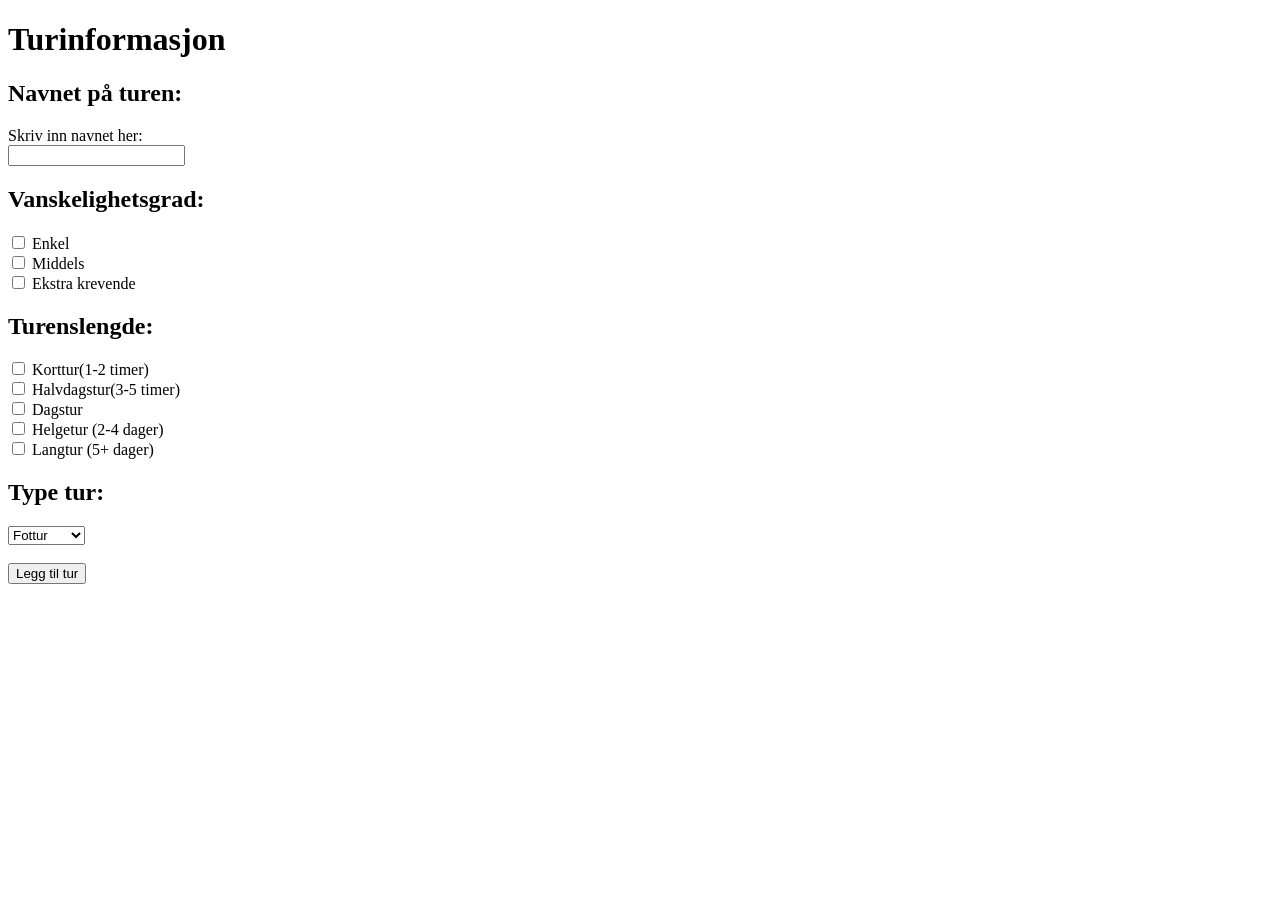
<file: arbeidskrav1/oppgave4/regTur.html>
<!DOCTYPE html>
<html lang="en">
<head>
    <meta charset="UTF-8">
    <meta name="viewport" content="width=device-width, initial-scale=1.0">
    <script src="Demo.js" defer></script> 
    
</head>
<body>
    <!--Registrering av tur/turmål-->
    <h1>Turinformasjon </h1>
    <form id ="turSkjema">
        <h2>Navnet på turen: </h2>
        <label for ="tnavn"> Skriv inn navnet her:</label><br>
        <input type="text" id="tnavn" name = "tnavn"><br>
        
        <h2>Vanskelighetsgrad:</h2>
        <!-- enkel, middels, krevende, ekstra krevende ( hentet fra UT.no)-->
        <input type="checkbox" id="gradEnkel" value="gradEnkel">
        <label> Enkel </label><br>
        <input type="checkbox" id="gradMiddels" value="gradMiddels">
        <label> Middels </label><br>
        <input type="checkbox" id="gradEksKre" value="gradEksKre">
        <label> Ekstra krevende </label><br>
    
        <!--turlengde info hentet fra UT.no-->
        <h2>Turenslengde: </h2>
        <input type="checkbox" id="kortTur" value="kortTur">
        <label for="kortTur"> Korttur(1-2 timer)</label><br>
        <input type="checkbox" id="halvTur" value="halvTur">
        <label for="halvTur"> Halvdagstur(3-5 timer)</label><br>
        <input type="checkbox" id="dagTur" value="dagTur">
        <label for="dagTur"> Dagstur</label><br>
        <input type="checkbox" id="helgTur" value="helgTur">
        <label for="helgTur"> Helgetur (2-4 dager)</label><br>
        <input type="checkbox" id="langTur" value="langTur">
        <label for="langTur"> Langtur (5+ dager)</label><br>
        
        <h2>Type tur:</h2>
        <select name="typetur" id="typetur"> <!-- HTML <select> Tag i w3schools. lager en dropdow liste med valgene som er laget-->
            <option value="fottur">Fottur</option>
            <option value="sykkeltur">Sykkeltur</option>
            <option value="skitur">Skitur</option>
        </select><br>
     <br>
    <input type="submit" id="submit" value="Legg til tur">
    </form>
   <p id="demo"></p>
</body>
</html>
</file>
<file: arbeidskrav1/oppgave3/style.css>
* {
  box-sizing: border-box;
}

body {
  margin: 0;
  font-family: system-ui, sans-serif;
  line-height: 1.6;
}
.layout {
  display: grid;
  grid-template-areas:
    "header  header"
    "nav     nav"
    "sidebar main"
    "footer  footer";
  grid-template-columns: 250px 1fr;
  gap: 1rem;
  max-width: 1200px;
  margin: 0 auto;
  padding: 1rem;
}
.header  { grid-area: header; }
.nav     { grid-area: nav; }
.sidebar { grid-area: sidebar; }
.main    { grid-area: main; }
.footer  { grid-area: footer; }
.header,
.nav,
.sidebar,
.main,
.footer {
  background: #f0f0f0;
  padding: 1rem;
  border-radius: 6px;
}
.nav {
  display: flex;
  gap: 1rem;
  flex-wrap: wrap;
}
@media (max-width: 768px) {
  .layout {
    grid-template-areas:
      "header"
      "nav"
      "main"
      "sidebar"
      "footer";
    grid-template-columns: 1fr;
  }
}
</file>
<file: arbeidskrav1/oppgave1/claude-code/style.css>
/* ==========================================================================
   UT.ut – Turistforeningen i Utopia
   Prototype, studentoppgave ved USN. Kun HTML og CSS.
   ========================================================================== */

/* --------------------------------------------------------------------------
   1. Variabler
   -------------------------------------------------------------------------- */

:root {
  --gronn-mork: #1d4630;
  --gronn: #2f6b45;
  --gronn-lys: #e6f0e8;
  --gronn-kant: #c3ddcb;

  --bla: #2b5f86;
  --bla-lys: #e4eef6;
  --rod: #a83a2c;
  --rod-lys: #f8e7e4;
  --gul: #c78a12;
  --gul-lys: #fbf0d8;
  --lilla: #5b4a8a;
  --lilla-lys: #ece8f6;

  --tekst: #1f2621;
  --tekst-dempet: #5c6660;
  --kant: #d9ded9;
  --flate: #f5f7f4;
  --hvit: #ffffff;

  --radius: 12px;
  --radius-liten: 8px;
  --skygge: 0 1px 2px rgba(20, 40, 28, .06), 0 6px 18px rgba(20, 40, 28, .07);
  --skygge-hev: 0 4px 8px rgba(20, 40, 28, .08), 0 14px 32px rgba(20, 40, 28, .12);

  --bredde: 1180px;
  --luft: clamp(1rem, 4vw, 2rem);
}

/* --------------------------------------------------------------------------
   2. Grunnstiler
   -------------------------------------------------------------------------- */

*,
*::before,
*::after {
  box-sizing: border-box;
}

body {
  margin: 0;
  font-family: "Segoe UI", "Helvetica Neue", Arial, sans-serif;
  font-size: 16px;
  line-height: 1.6;
  color: var(--tekst);
  background: var(--hvit);
  -webkit-text-size-adjust: 100%;
}

h1, h2, h3 {
  line-height: 1.2;
  margin: 0 0 .5rem;
  color: var(--gronn-mork);
}

h1 { font-size: clamp(2rem, 5vw, 3.1rem); letter-spacing: -.02em; }
h2 { font-size: clamp(1.5rem, 3vw, 2.1rem); letter-spacing: -.01em; }
h3 { font-size: 1.2rem; }

p { margin: 0 0 1rem; }

ul, ol, dl { margin: 0; padding: 0; }
ul, ol { list-style: none; }

a {
  color: var(--gronn);
  text-decoration-thickness: 1px;
  text-underline-offset: 3px;
}

a:hover { color: var(--gronn-mork); }

:focus-visible {
  outline: 3px solid var(--bla);
  outline-offset: 2px;
  border-radius: 4px;
}

img { max-width: 100%; }

.innhold {
  width: 100%;
  max-width: var(--bredde);
  margin-inline: auto;
  padding-inline: var(--luft);
}

.visuelt-skjult {
  position: absolute;
  width: 1px;
  height: 1px;
  padding: 0;
  margin: -1px;
  overflow: hidden;
  clip: rect(0 0 0 0);
  white-space: nowrap;
  border: 0;
}

/* --------------------------------------------------------------------------
   3. Studentbanner
   -------------------------------------------------------------------------- */

.studentbanner {
  background: repeating-linear-gradient(
    -45deg,
    #26543a,
    #26543a 14px,
    #1d4630 14px,
    #1d4630 28px
  );
  color: #fff;
  text-align: center;
}

.studentbanner p {
  margin: 0;
  padding: .55rem var(--luft);
  font-size: .85rem;
  letter-spacing: .04em;
}

.studentbanner strong { text-transform: uppercase; }

/* --------------------------------------------------------------------------
   4. Header og navigasjon
   -------------------------------------------------------------------------- */

.toppheader {
  position: sticky;
  top: 0;
  z-index: 10;
  background: rgba(255, 255, 255, .96);
  border-bottom: 1px solid var(--kant);
}

.toppheader__rad {
  display: flex;
  flex-wrap: wrap;
  align-items: center;
  justify-content: space-between;
  gap: .75rem 1.5rem;
  padding-block: .8rem;
}

.logo {
  display: inline-flex;
  align-items: center;
  gap: .6rem;
  text-decoration: none;
  color: var(--gronn-mork);
}

.logo__merke {
  width: 34px;
  height: 34px;
  flex: none;
  border-radius: 9px;
  background:
    linear-gradient(150deg, transparent 46%, var(--hvit) 46% 54%, transparent 54%),
    linear-gradient(160deg, var(--gronn) 0%, var(--gronn-mork) 100%);
}

.logo__tekst {
  font-size: 1.5rem;
  font-weight: 700;
  letter-spacing: -.03em;
}

.logo__prikk { color: var(--gul); }

.logo--lys { color: #fff; }
.logo--lys .logo__tekst { color: #fff; }

.hovednav ul {
  display: flex;
  flex-wrap: wrap;
  align-items: center;
  gap: .25rem .4rem;
}

.hovednav a {
  display: block;
  padding: .5rem .8rem;
  border-radius: 999px;
  color: var(--tekst);
  font-weight: 600;
  text-decoration: none;
}

.hovednav a:hover {
  background: var(--gronn-lys);
  color: var(--gronn-mork);
}

.hovednav .nav-knapp {
  background: var(--gronn-mork);
  color: #fff;
}

.hovednav .nav-knapp:hover {
  background: var(--gronn);
  color: #fff;
}

/* --------------------------------------------------------------------------
   5. Knapper og skjemafelt
   -------------------------------------------------------------------------- */

.knapp {
  display: inline-block;
  padding: .75rem 1.4rem;
  border: 1px solid transparent;
  border-radius: 999px;
  font: inherit;
  font-weight: 600;
  text-align: center;
  text-decoration: none;
  cursor: pointer;
  transition: background-color .15s ease, color .15s ease, transform .15s ease;
}

.knapp:active { transform: translateY(1px); }

.knapp--primar {
  background: var(--gronn-mork);
  color: #fff;
}

.knapp--primar:hover {
  background: var(--gronn);
  color: #fff;
}

.knapp--sekundar {
  background: var(--hvit);
  border-color: var(--gronn-mork);
  color: var(--gronn-mork);
}

.knapp--sekundar:hover { background: var(--gronn-lys); }

.knapp--tekst {
  background: none;
  color: var(--tekst-dempet);
  padding-inline: .8rem;
}

.knapp--tekst:hover { color: var(--tekst); text-decoration: underline; }

.knapp--bred { width: 100%; }

input,
select {
  font: inherit;
  color: inherit;
}

/* --------------------------------------------------------------------------
   6. Hero
   -------------------------------------------------------------------------- */

.hero {
  position: relative;
  overflow: hidden;
  background:
    radial-gradient(circle at 85% 15%, rgba(199, 138, 18, .16), transparent 45%),
    linear-gradient(170deg, #ecf3ec 0%, #dceadf 60%, #cfe2d5 100%);
  border-bottom: 1px solid var(--gronn-kant);
}

/* Dekorative "fjell" bakerst, tegnet med CSS. */
.hero::after {
  content: "";
  position: absolute;
  inset: auto 0 0 0;
  height: 220px;
  background:
    linear-gradient(to top right, transparent 49.5%, rgba(47, 107, 69, .18) 50%),
    linear-gradient(to top left, transparent 49.5%, rgba(29, 70, 48, .14) 50%);
  background-size: 55% 100%, 65% 100%;
  background-position: left bottom, right bottom;
  background-repeat: no-repeat;
  pointer-events: none;
}

.hero__innhold {
  position: relative;
  z-index: 1;
  padding-block: clamp(2.5rem, 7vw, 5rem);
  max-width: 780px;
}

.stikktittel {
  margin-bottom: .4rem;
  font-size: .85rem;
  font-weight: 700;
  letter-spacing: .12em;
  text-transform: uppercase;
  color: var(--gronn);
}

.ingress {
  font-size: clamp(1rem, 2vw, 1.15rem);
  color: #3c4a41;
  max-width: 60ch;
}

.ingress--liten { font-size: 1rem; }

/* Søkefelt (kun visuelt) */
.sok {
  display: flex;
  flex-wrap: wrap;
  gap: .5rem;
  margin: 1.75rem 0 1rem;
  padding: .5rem;
  background: var(--hvit);
  border: 1px solid var(--gronn-kant);
  border-radius: var(--radius);
  box-shadow: var(--skygge);
}

.sok__felt {
  position: relative;
  display: flex;
  align-items: center;
  flex: 1 1 260px;
}

.sok__felt--smal { flex: 1 1 180px; }

.sok__ikon {
  position: absolute;
  left: .85rem;
  font-size: 1.1rem;
  color: var(--gronn);
  pointer-events: none;
}

.sok input {
  width: 100%;
  padding: .8rem 1rem .8rem 2.5rem;
  border: 1px solid transparent;
  border-radius: var(--radius-liten);
  background: var(--flate);
}

.sok input:hover { background: #eef2ec; }

.sok input:focus {
  background: var(--hvit);
  border-color: var(--gronn);
  outline: none;
}

.sok .knapp { flex: 0 0 auto; }

.hurtiglenker {
  display: flex;
  flex-wrap: wrap;
  gap: .5rem 1.25rem;
  font-size: .95rem;
}

.hurtiglenker a { color: var(--gronn-mork); }

.nokkeltall {
  display: grid;
  grid-template-columns: repeat(auto-fit, minmax(120px, 1fr));
  gap: 1rem;
  margin-top: 2.5rem;
  padding-top: 1.5rem;
  border-top: 1px solid var(--gronn-kant);
}

.nokkeltall dt {
  font-size: .8rem;
  text-transform: uppercase;
  letter-spacing: .08em;
  color: var(--tekst-dempet);
}

.nokkeltall dd {
  margin: 0;
  font-size: 1.6rem;
  font-weight: 700;
  color: var(--gronn-mork);
}

/* --------------------------------------------------------------------------
   7. Seksjoner
   -------------------------------------------------------------------------- */

.seksjon { padding-block: clamp(2.5rem, 6vw, 4.5rem); }

.seksjon--flate {
  background: var(--flate);
  border-block: 1px solid var(--kant);
}

.seksjonshode { margin-bottom: 2rem; }

.seksjonshode p {
  margin: 0;
  color: var(--tekst-dempet);
}

.seksjonshode--rad {
  display: flex;
  flex-wrap: wrap;
  align-items: end;
  justify-content: space-between;
  gap: .5rem 1.5rem;
}

.lenke-pil {
  font-weight: 600;
  white-space: nowrap;
}

.lenke-pil::after {
  content: " \2192";
}

/* --------------------------------------------------------------------------
   8. Filtre
   -------------------------------------------------------------------------- */

.filtre {
  display: grid;
  gap: 1.25rem;
  padding: clamp(1rem, 3vw, 1.75rem);
  background: var(--hvit);
  border: 1px solid var(--kant);
  border-radius: var(--radius);
  box-shadow: var(--skygge);
}

.filtergruppe {
  margin: 0;
  padding: 0;
  border: 0;
}

.filtergruppe legend {
  padding: 0 0 .6rem;
  font-size: .8rem;
  font-weight: 700;
  letter-spacing: .1em;
  text-transform: uppercase;
  color: var(--tekst-dempet);
}

.brikker {
  display: flex;
  flex-wrap: wrap;
  gap: .5rem;
}

/* Selve avkrysningsboksen skjules visuelt, men er fortsatt tastaturstyrt. */
.brikke__input {
  position: absolute;
  opacity: 0;
  width: 1px;
  height: 1px;
}

.brikke {
  display: inline-flex;
  align-items: center;
  gap: .4rem;
  padding: .5rem 1rem;
  border: 1px solid var(--kant);
  border-radius: 999px;
  background: var(--hvit);
  font-size: .95rem;
  font-weight: 600;
  cursor: pointer;
  user-select: none;
  transition: background-color .15s ease, border-color .15s ease;
}

.brikke:hover { border-color: var(--gronn); background: var(--gronn-lys); }

.brikke::before {
  content: "+";
  font-weight: 700;
  color: var(--tekst-dempet);
}

.brikke__input:checked + .brikke {
  background: var(--gronn-mork);
  border-color: var(--gronn-mork);
  color: #fff;
}

.brikke__input:checked + .brikke::before {
  content: "\2713";
  color: #fff;
}

.brikke__input:focus-visible + .brikke {
  outline: 3px solid var(--bla);
  outline-offset: 2px;
}

/* Fargekoding av vanskelighetsgrad */
.brikke--gronn { border-color: var(--gronn-kant); background: var(--gronn-lys); color: var(--gronn-mork); }
.brikke--bla   { border-color: #bcd6e9; background: var(--bla-lys); color: var(--bla); }
.brikke--rod   { border-color: #ecc6c0; background: var(--rod-lys); color: var(--rod); }
.brikke--svart { border-color: #c9cec9; background: #eceeec; color: #2b302c; }

.velgrad {
  display: flex;
  flex-wrap: wrap;
  align-items: end;
  gap: .75rem;
}

.velg {
  display: flex;
  flex-direction: column;
  gap: .3rem;
  flex: 1 1 200px;
  font-size: .85rem;
  font-weight: 600;
  color: var(--tekst-dempet);
}

.velg select {
  padding: .7rem .8rem;
  border: 1px solid var(--kant);
  border-radius: var(--radius-liten);
  background: var(--hvit);
  font-weight: 400;
  color: var(--tekst);
}

.filtergruppe--velg { border-top: 1px solid var(--kant); padding-top: 1.25rem; }

/* --------------------------------------------------------------------------
   9. Kort (turruter og hytter)
   -------------------------------------------------------------------------- */

.kortgrid {
  display: grid;
  grid-template-columns: repeat(auto-fit, minmax(260px, 1fr));
  gap: 1.5rem;
}

.kortgrid--tre { grid-template-columns: repeat(auto-fit, minmax(290px, 1fr)); }

.kort {
  display: flex;
  flex-direction: column;
  overflow: hidden;
  background: var(--hvit);
  border: 1px solid var(--kant);
  border-radius: var(--radius);
  box-shadow: var(--skygge);
  transition: box-shadow .2s ease, transform .2s ease;
}

.kort:hover {
  box-shadow: var(--skygge-hev);
  transform: translateY(-3px);
}

/* Plassholderbokser i stedet for bilder – tegnet med CSS. */
.kort__bilde {
  position: relative;
  height: 150px;
  background: #cfd8d2;
}

.kort__bilde--fjell {
  background:
    linear-gradient(to top right, transparent 49.5%, #f4f7f8 50%) no-repeat left bottom / 60% 70%,
    linear-gradient(to top left, transparent 49.5%, #e2eaee 50%) no-repeat right bottom / 55% 55%,
    linear-gradient(180deg, #7fa6c4 0%, #a9c6d8 100%);
}

.kort__bilde--skog {
  background:
    radial-gradient(circle at 20% 100%, #2f6b45 0 22%, transparent 23%),
    radial-gradient(circle at 50% 110%, #3e8055 0 26%, transparent 27%),
    radial-gradient(circle at 80% 100%, #24583a 0 20%, transparent 21%),
    linear-gradient(180deg, #cfe3d3 0%, #a9cdb4 100%);
}

.kort__bilde--vidde {
  background:
    linear-gradient(180deg, transparent 55%, #b98f4d 55% 62%, transparent 62%),
    linear-gradient(180deg, #cfe0ea 0%, #dfe7d4 45%, #b9c98f 100%);
}

.kort__bilde--vinter {
  background:
    radial-gradient(circle at 25% 30%, #fff 0 6px, transparent 7px),
    radial-gradient(circle at 65% 55%, #fff 0 5px, transparent 6px),
    radial-gradient(circle at 45% 75%, #fff 0 4px, transparent 5px),
    linear-gradient(180deg, #93b3cc 0%, #cddfe9 100%);
}

.kort__bilde--hytte-rod {
  background:
    linear-gradient(to top right, transparent 49%, #a83a2c 50%) no-repeat 30% bottom / 40% 55%,
    linear-gradient(to top left, transparent 49%, #8f2f23 50%) no-repeat 70% bottom / 40% 55%,
    linear-gradient(180deg, #dfeae2 0%, #b6ceba 100%);
}

.kort__bilde--hytte-brun {
  background:
    linear-gradient(to top right, transparent 49%, #7a5a34 50%) no-repeat 30% bottom / 40% 50%,
    linear-gradient(to top left, transparent 49%, #64492a 50%) no-repeat 70% bottom / 40% 50%,
    linear-gradient(180deg, #e6ecdc 0%, #c2cfae 100%);
}

.kort__bilde--hytte-gra {
  background:
    linear-gradient(to top right, transparent 49%, #6f7671 50%) no-repeat 30% bottom / 40% 45%,
    linear-gradient(to top left, transparent 49%, #5b625d 50%) no-repeat 70% bottom / 40% 45%,
    linear-gradient(180deg, #e4e8e5 0%, #c2c9c4 100%);
}

.merkelapp {
  position: absolute;
  top: .75rem;
  left: .75rem;
  padding: .25rem .7rem;
  border-radius: 999px;
  background: var(--hvit);
  font-size: .78rem;
  font-weight: 700;
  letter-spacing: .02em;
}

.merkelapp--gronn { background: var(--gronn-mork); color: #fff; }
.merkelapp--bla   { background: var(--bla); color: #fff; }
.merkelapp--gul   { background: var(--gul); color: #2b230d; }
.merkelapp--lilla { background: var(--lilla); color: #fff; }
.merkelapp--gra   { background: #55605a; color: #fff; }

.kort__tekst {
  display: flex;
  flex-direction: column;
  flex: 1;
  padding: 1.25rem;
}

.kort__stikktittel {
  margin: 0 0 .25rem;
  font-size: .8rem;
  font-weight: 700;
  letter-spacing: .06em;
  text-transform: uppercase;
  color: var(--tekst-dempet);
}

.kort__beskrivelse {
  color: var(--tekst-dempet);
  font-size: .95rem;
}

/* Faktalinjer */
.fakta {
  display: grid;
  gap: .3rem;
  margin: 0 0 1rem;
  padding-top: .75rem;
  border-top: 1px solid var(--kant);
  font-size: .9rem;
}

.fakta li {
  display: flex;
  flex-wrap: wrap;
  justify-content: space-between;
  gap: .5rem;
}

.fakta--linje li { justify-content: flex-start; gap: .6rem; }

.fakta__navn { color: var(--tekst-dempet); }
.fakta__verdi { font-weight: 600; }

/* Vanskelighetsgrad */
.grad {
  align-self: flex-start;
  margin: 0 0 .6rem;
  padding: .2rem .7rem;
  border-radius: 999px;
  font-size: .82rem;
  font-weight: 700;
}

.grad--enkel    { background: var(--gronn-lys); color: var(--gronn-mork); }
.grad--middels  { background: var(--bla-lys); color: var(--bla); }
.grad--krevende { background: var(--rod-lys); color: var(--rod); }
.grad--ekspert  { background: #eceeec; color: #2b302c; }

/* Stjernevurdering */
.stjerner {
  display: flex;
  flex-wrap: wrap;
  align-items: baseline;
  gap: .4rem;
  margin: auto 0 0;
  padding-top: .5rem;
  font-size: .9rem;
}

.stjerner__symbol {
  color: var(--gul);
  font-size: 1.05rem;
  letter-spacing: .05em;
}

.stjerner__tall { font-weight: 700; }
.stjerner__antall { color: var(--tekst-dempet); font-size: .85rem; }

/* Prisnivå: aktive "kr" er mørke, resten er dempet. */
.pris {
  color: #b9c0ba;
  font-weight: 700;
  letter-spacing: -.02em;
}

.pris__aktiv { color: var(--gronn-mork); }

/* Fasiliteter */
.fasiliteter {
  display: flex;
  flex-wrap: wrap;
  gap: .4rem;
  margin-bottom: .75rem;
}

.fasiliteter li {
  padding: .2rem .6rem;
  border: 1px solid var(--kant);
  border-radius: var(--radius-liten);
  background: var(--flate);
  font-size: .8rem;
  color: var(--tekst-dempet);
}

/* --------------------------------------------------------------------------
   10. Fellesturer
   -------------------------------------------------------------------------- */

.tegnforklaring {
  display: flex;
  flex-wrap: wrap;
  gap: .5rem 1rem;
  margin-bottom: 1.25rem;
  font-size: .9rem;
}

.tegn {
  display: inline-flex;
  align-items: center;
  gap: .45rem;
  font-weight: 600;
}

.tegn::before {
  content: "";
  width: 14px;
  height: 14px;
  border-radius: 4px;
}

.tegn--fast::before { background: var(--gronn-mork); }

.tegn--fleksibel::before {
  background: repeating-linear-gradient(
    45deg,
    var(--gul) 0 4px,
    #fff 4px 8px
  );
  border: 1px solid var(--gul);
}

.turliste {
  display: grid;
  gap: 1rem;
}

.tur {
  display: grid;
  grid-template-columns: 92px 1fr 220px;
  gap: 1.25rem;
  align-items: start;
  padding: 1.25rem;
  background: var(--hvit);
  border: 1px solid var(--kant);
  border-radius: var(--radius);
  box-shadow: var(--skygge);
}

/* Turer med fast startdato: heldekkende grønn kantstripe. */
.tur--fast { border-left: 6px solid var(--gronn-mork); }

/* Turer med fleksibel startdato: stripet gul kantstripe og lys bakgrunn. */
.tur--fleksibel {
  position: relative;
  border-left: 6px solid var(--gul);
  background: linear-gradient(90deg, var(--gul-lys) 0%, var(--hvit) 30%);
}

/* Stripene tegnes oppå kantstripen, slik at den skiller seg fra den heltrukne. */
.tur--fleksibel::before {
  content: "";
  position: absolute;
  top: -1px;
  bottom: -1px;
  left: -6px;
  width: 6px;
  border-radius: var(--radius) 0 0 var(--radius);
  background: repeating-linear-gradient(
    45deg,
    var(--gul) 0 6px,
    #f7e2a8 6px 12px
  );
}

.tur__dato {
  display: flex;
  flex-direction: column;
  align-items: center;
  justify-content: center;
  padding: .6rem;
  border-radius: var(--radius-liten);
  background: var(--gronn-mork);
  color: #fff;
  text-align: center;
}

.tur__dag {
  font-size: 1.7rem;
  font-weight: 700;
  line-height: 1;
}

.tur__mnd {
  font-size: .78rem;
  text-transform: uppercase;
  letter-spacing: .1em;
}

/* Fleksibel dato markeres med stiplet, "uferdig" boks. */
.tur__dato--fleksibel {
  background: var(--gul-lys);
  color: #6b4a08;
  border: 2px dashed var(--gul);
}

.tur__dato--fleksibel .tur__dag { font-size: 1.15rem; }

.tur__type {
  margin: 0 0 .2rem;
  font-size: .8rem;
  font-weight: 700;
  letter-spacing: .06em;
  text-transform: uppercase;
  color: var(--tekst-dempet);
}

.tur--fleksibel .tur__type { color: #8a6512; }

.tur__beskrivelse {
  color: var(--tekst-dempet);
  font-size: .95rem;
}

.tur__innhold .fakta { margin-bottom: 0; }

.tur__handling {
  display: flex;
  flex-direction: column;
  gap: .5rem;
}

.plasser {
  margin: 0;
  font-size: .9rem;
  font-weight: 600;
}

.plasser--fullt { color: var(--rod); }

.stolpe {
  margin: 0;
  height: 8px;
  border-radius: 999px;
  background: var(--kant);
  overflow: hidden;
}

.stolpe__fyll {
  display: block;
  height: 100%;
  background: var(--gronn);
}

.stolpe__fyll--stripet {
  background: repeating-linear-gradient(
    45deg,
    var(--gul) 0 5px,
    #e8c15f 5px 10px
  );
}

.stolpe__fyll--45  { width: 45%; }
.stolpe__fyll--65  { width: 65%; }
.stolpe__fyll--70  { width: 70%; }
.stolpe__fyll--100 { width: 100%; }

/* --------------------------------------------------------------------------
   11. Kart
   -------------------------------------------------------------------------- */

.kart__oppsett {
  display: grid;
  grid-template-columns: 1fr 1fr;
  gap: clamp(1.5rem, 4vw, 3rem);
  align-items: center;
}

.punktliste {
  display: grid;
  gap: .4rem;
  margin-bottom: 1.5rem;
}

.punktliste li {
  position: relative;
  padding-left: 1.6rem;
}

.punktliste li::before {
  content: "";
  position: absolute;
  left: 0;
  top: .55rem;
  width: 9px;
  height: 9px;
  border-radius: 50%;
  background: var(--gronn);
}

.kartboks {
  position: relative;
  min-height: 320px;
  border: 1px solid var(--gronn-kant);
  border-radius: var(--radius);
  overflow: hidden;
  background:
    linear-gradient(rgba(47, 107, 69, .10) 1px, transparent 1px) 0 0 / 100% 34px,
    linear-gradient(90deg, rgba(47, 107, 69, .10) 1px, transparent 1px) 0 0 / 34px 100%,
    radial-gradient(circle at 70% 65%, #bcd9e6 0 16%, transparent 17%),
    radial-gradient(circle at 25% 30%, #d7e6c9 0 22%, transparent 23%),
    linear-gradient(160deg, #eef4ea 0%, #e2eee4 100%);
  box-shadow: var(--skygge);
}

.kart__linje {
  position: absolute;
  left: 12%;
  top: 22%;
  width: 62%;
  height: 46%;
  border-left: 3px dashed var(--rod);
  border-bottom: 3px dashed var(--rod);
  border-bottom-left-radius: 60px;
  transform: rotate(-6deg);
}

.kart__punkt {
  position: absolute;
  width: 18px;
  height: 18px;
  border: 3px solid #fff;
  border-radius: 50%;
  box-shadow: 0 2px 6px rgba(0, 0, 0, .25);
}

.kart__punkt--start { left: 10%; top: 20%; background: var(--gronn-mork); }
.kart__punkt--hytte { left: 44%; top: 62%; background: var(--rod); }
.kart__punkt--topp  { left: 72%; top: 30%; background: var(--bla); }

.kart__etikett {
  position: absolute;
  right: 1rem;
  bottom: 1rem;
  padding: .3rem .8rem;
  border-radius: 999px;
  background: rgba(255, 255, 255, .9);
  font-size: .85rem;
  font-weight: 700;
  color: var(--gronn-mork);
}

/* --------------------------------------------------------------------------
   12. Logg inn
   -------------------------------------------------------------------------- */

.oppfordring {
  background: linear-gradient(160deg, var(--gronn-mork) 0%, #235238 100%);
  color: #e9f2ec;
}

.oppfordring h2 { color: #fff; }

.oppfordring p { color: #cfe0d5; max-width: 48ch; }

.oppfordring__innhold {
  display: grid;
  grid-template-columns: 1fr minmax(280px, 380px);
  gap: clamp(1.5rem, 4vw, 3rem);
  align-items: center;
}

.innlogging {
  display: grid;
  gap: .75rem;
  padding: clamp(1.25rem, 3vw, 1.75rem);
  background: var(--hvit);
  border-radius: var(--radius);
  box-shadow: var(--skygge-hev);
}

.felt {
  display: grid;
  gap: .3rem;
  font-size: .85rem;
  font-weight: 600;
  color: var(--tekst-dempet);
}

.felt input {
  padding: .75rem .9rem;
  border: 1px solid var(--kant);
  border-radius: var(--radius-liten);
  background: var(--flate);
  font-weight: 400;
}

.felt input:focus {
  background: var(--hvit);
  border-color: var(--gronn);
  outline: none;
}

.innlogging__hjelp {
  margin: 0;
  text-align: center;
  font-size: .9rem;
  color: var(--tekst-dempet);
}

/* --------------------------------------------------------------------------
   13. Footer
   -------------------------------------------------------------------------- */

.bunn {
  background: #17301f;
  color: #c3d3c8;
  padding-block: clamp(2.5rem, 5vw, 3.5rem) 1.5rem;
}

.bunn__grid {
  display: grid;
  grid-template-columns: 1.5fr 1fr 1fr 1.2fr;
  gap: 2rem;
}

.bunn h2 {
  margin-bottom: .75rem;
  font-size: .85rem;
  letter-spacing: .12em;
  text-transform: uppercase;
  color: #8fb59c;
}

.bunn p { font-size: .92rem; }

.bunn a { color: #dfe9e2; }

.bunn a:hover { color: #fff; }

.bunn__merke .logo { margin-bottom: .75rem; }

.bunn__kolonne ul { display: grid; gap: .4rem; font-size: .95rem; }

.bunn address {
  font-style: normal;
  font-size: .95rem;
  line-height: 1.9;
}

.bunn__linje {
  display: flex;
  flex-wrap: wrap;
  align-items: center;
  justify-content: space-between;
  gap: .5rem 1.5rem;
  margin-top: 2.5rem;
  padding-top: 1.25rem;
  border-top: 1px solid rgba(255, 255, 255, .14);
  font-size: .85rem;
}

.bunn__linje p { margin: 0; }

.bunn__smalenker {
  display: flex;
  flex-wrap: wrap;
  gap: .5rem 1.25rem;
}

/* --------------------------------------------------------------------------
   14. Responsivt: nettbrett
   -------------------------------------------------------------------------- */

@media (max-width: 900px) {

  .kart__oppsett,
  .oppfordring__innhold {
    grid-template-columns: 1fr;
  }

  .tur {
    grid-template-columns: 80px 1fr;
  }

  .tur__handling {
    grid-column: 1 / -1;
    flex-direction: row;
    flex-wrap: wrap;
    align-items: center;
    gap: .75rem 1rem;
    padding-top: .5rem;
    border-top: 1px solid var(--kant);
  }

  .tur__handling .stolpe { flex: 1 1 120px; }
  .tur__handling .knapp { flex: 0 0 auto; }

  .bunn__grid { grid-template-columns: 1fr 1fr; }
}

/* --------------------------------------------------------------------------
   15. Responsivt: mobil
   -------------------------------------------------------------------------- */

@media (max-width: 620px) {

  .toppheader { position: static; }

  .toppheader__rad {
    flex-direction: column;
    align-items: stretch;
    gap: .5rem;
  }

  .hovednav ul {
    justify-content: space-between;
    gap: .25rem;
  }

  .hovednav a {
    padding: .45rem .6rem;
    font-size: .92rem;
  }

  .sok { flex-direction: column; }
  .sok .knapp { width: 100%; }

  .nokkeltall { grid-template-columns: 1fr 1fr; }

  .seksjonshode--rad { align-items: flex-start; }

  .tur {
    grid-template-columns: 1fr;
    gap: .75rem;
  }

  .tur__dato {
    flex-direction: row;
    justify-content: flex-start;
    gap: .5rem;
    align-items: baseline;
    width: max-content;
    padding: .35rem .8rem;
  }

  .tur__dag { font-size: 1.2rem; }

  .tur__handling { flex-direction: column; align-items: stretch; }
  .tur__handling .knapp { width: 100%; }

  .bunn__grid { grid-template-columns: 1fr; gap: 1.75rem; }

  .bunn__linje { flex-direction: column; align-items: flex-start; }
}

/* --------------------------------------------------------------------------
   16. Utskrift og redusert bevegelse
   -------------------------------------------------------------------------- */

@media (prefers-reduced-motion: reduce) {
  * {
    transition: none !important;
    scroll-behavior: auto !important;
  }
}

@media print {
  .toppheader,
  .sok,
  .filtre,
  .oppfordring { display: none; }

  body { color: #000; background: #fff; }
  .kort, .tur { box-shadow: none; break-inside: avoid; }
}
</file>
<file: arbeidskrav1/oppgave1/sikt-ki/style.css>
/* Basestiler */
*,
*::before,
*::after {
    box-sizing: border-box;
}

html {
    scroll-behavior: smooth;
}

body {
    margin: 0;
    font-family: system-ui, -apple-system, BlinkMacSystemFont, "Segoe UI", sans-serif;
    line-height: 1.5;
    color: #1a1a1a;
    background-color: #f5f7fa;
}

/* Toppbanner */
.student-banner {
    background-color: #1b4b8a;
    color: #ffffff;
    text-align: center;
    padding: 0.5rem 1rem;
    font-weight: 600;
    font-size: 0.95rem;
}

/* Header og navigasjon */
.site-header {
    display: flex;
    align-items: center;
    justify-content: space-between;
    padding: 0.75rem 1.25rem;
    background-color: #ffffff;
    border-bottom: 1px solid #dde3eb;
    position: sticky;
    top: 0;
    z-index: 10;
}

.logo {
    display: flex;
    align-items: center;
    gap: 0.5rem;
}

.logo-icon {
    display: inline-flex;
    align-items: center;
    justify-content: center;
    width: 2.2rem;
    height: 2.2rem;
    border-radius: 0.6rem;
    background: linear-gradient(135deg, #1b8a4b, #46c37b);
    color: #ffffff;
    font-weight: 700;
    font-size: 1.1rem;
}

.logo-text {
    font-weight: 700;
    font-size: 1.1rem;
    letter-spacing: 0.03em;
    color: #1b4b8a;
}

.main-nav ul {
    list-style: none;
    display: flex;
    gap: 1rem;
    padding: 0;
    margin: 0;
    flex-wrap: wrap;
}

.main-nav a {
    text-decoration: none;
    color: #263547;
    font-weight: 500;
    font-size: 0.95rem;
    padding: 0.25rem 0.5rem;
    border-radius: 999px;
    transition: background-color 0.15s ease, color 0.15s ease;
}

.main-nav a:hover,
.main-nav a:focus {
    background-color: #e2efff;
    color: #1b4b8a;
}

/* Hero-seksjon */
.hero {
    background: linear-gradient(135deg, #e5f4ff, #f4fff8);
    padding: 2.5rem 1.25rem 2rem;
}

.hero-content {
    max-width: 960px;
    margin: 0 auto;
}

.hero h1 {
    font-size: 1.9rem;
    margin-bottom: 0.75rem;
    color: #1b4b8a;
}

.hero-lead {
    margin-bottom: 1.25rem;
    font-size: 1rem;
    color: #2d3c4d;
}

.hero-sub {
    margin-top: 0.75rem;
    font-size: 0.9rem;
    color: #4b5a6b;
}

/* Søkefelt (visuelt) */
.search-form {
    display: flex;
    flex-wrap: wrap;
    gap: 0.5rem;
    margin-top: 0.75rem;
}

.search-form input {
    flex: 1 1 200px;
    padding: 0.6rem 0.75rem;
    border-radius: 999px;
    border: 1px solid #b7c4d4;
    font-size: 0.95rem;
    background-color: #ffffff;
}

.search-form button {
    padding: 0.6rem 1.1rem;
    border-radius: 999px;
    border: none;
    background-color: #1b8a4b;
    color: #ffffff;
    font-weight: 600;
    font-size: 0.95rem;
    cursor: default;
    opacity: 0.8;
}

/* Skjult label-tekst for skjermlesere */
.visually-hidden {
    position: absolute;
    width: 1px;
    height: 1px;
    padding: 0;
    margin: -1px;
    overflow: hidden;
    clip: rect(0, 0, 0, 0);
    white-space: nowrap;
    border: 0;
}

/* Seksjon generelt */
section {
    padding: 2rem 1.25rem;
}

section h2 {
    max-width: 960px;
    margin: 0 auto 0.75rem;
    font-size: 1.45rem;
    color: #1b4b8a;
}

.section-intro {
    max-width: 960px;
    margin: 0 auto 1.25rem;
    color: #425269;
    font-size: 0.95rem;
}

/* Filterseksjon */
.filters {
    background-color: #ffffff;
}

.filters-intro {
    max-width: 960px;
    margin: 0 auto 1rem;
    color: #4b5a6b;
}

.filters-grid {
    max-width: 960px;
    margin: 0 auto;
    display: grid;
    gap: 1rem;
}

.filter-card {
    background-color: #f1f6fd;
    border-radius: 0.75rem;
    padding: 1rem;
    border: 1px solid #d7e1f0;
}

.filter-card h3 {
    margin-top: 0;
    margin-bottom: 0.5rem;
    font-size: 1.05rem;
    color: #1b4b8a;
}

.filter-card ul {
    margin: 0;
    padding-left: 1.1rem;
    font-size: 0.95rem;
    color: #2d3c4d;
}

/* Kort-grid generelt */
.card-grid {
    max-width: 960px;
    margin: 0 auto;
    display: grid;
    gap: 1rem;
}

/* Turruter */
.routes {
    background-color: #f9fbff;
}

.route-card {
    background-color: #ffffff;
    border-radius: 0.75rem;
    padding: 1rem;
    border: 1px solid #dde3eb;
    display: flex;
    flex-direction: column;
    gap: 0.4rem;
}

.route-card h3 {
    margin: 0 0 0.4rem;
    font-size: 1.05rem;
    color: #263547;
}

.route-meta {
    margin: 0;
    font-size: 0.9rem;
    color: #4b5a6b;
}

.route-rating {
    margin: 0;
    font-size: 1.1rem;
    color: #f2b01e;
}

.route-description {
    margin: 0.3rem 0 0;
    font-size: 0.95rem;
    color: #2d3c4d;
}

/* Hytter */
.cabins {
    background-color: #ffffff;
}

.cabins-grid {
    grid-template-columns: repeat(auto-fit, minmax(240px, 1fr));
}

.cabin-card {
    background-color: #f1f6fd;
    border-radius: 0.75rem;
    padding: 1rem;
    border: 1px solid #d7e1f0;
}

.cabin-card h3 {
    margin: 0 0 0.4rem;
    font-size: 1.05rem;
    color: #263547;
}

.cabin-type {
    margin: 0;
    font-size: 0.9rem;
    color: #4b5a6b;
}

.cabin-features {
    margin: 0.6rem 0 0;
    padding-left: 1.1rem;
    font-size: 0.95rem;
    color: #2d3c4d;
}

/* Fellesturer */
.group-tours {
    background-color: #f9fbff;
}

.group-tours-grid {
    max-width: 960px;
    margin: 0 auto;
    display: grid;
    gap: 1.5rem;
}

.group-tours-fixed h3,
.group-tours-flex h3 {
    margin-top: 0;
    margin-bottom: 0.6rem;
    font-size: 1.05rem;
    color: #263547;
}

.tour-card {
    border-radius: 0.75rem;
    padding: 1rem;
    border: 1px solid #dde3eb;
    background-color: #ffffff;
}

.tour-fixed {
    border-left: 4px solid #1b4b8a;
}

.tour-flex {
    border-left: 4px solid #1b8a4b;
}

.tour-card h4 {
    margin: 0 0 0.4rem;
    font-size: 1rem;
    color: #263547;
}

.tour-date {
    margin: 0;
    font-size: 0.9rem;
    color: #4b5a6b;
    font-weight: 500;
}

.tour-info {
    margin: 0.5rem 0 0;
    font-size: 0.95rem;
    color: #2d3c4d;
}

/* Kartseksjon */
.map-section {
    background-color: #ffffff;
}

.map-placeholder {
    max-width: 960px;
    margin: 0 auto;
    height: 220px;
    border-radius: 0.75rem;
    border: 2px dashed #b7c4d4;
    background: linear-gradient(135deg, #e5f4ff, #f4fff8);
    display: flex;
    align-items: center;
    justify-content: center;
    color: #4b5a6b;
    font-weight: 500;
}

/* Logg inn-seksjon */
.login-section {
    background-color: #f9fbff;
}

.login-form {
    max-width: 480px;
    margin: 0 auto;
    background-color: #ffffff;
    border-radius: 0.75rem;
    border: 1px solid #dde3eb;
    padding: 1.25rem;
}

.login-form .form-row {
    margin-bottom: 0.75rem;
}

.login-form label {
    display: block;
    margin-bottom: 0.25rem;
    font-size: 0.9rem;
    color: #263547;
}

.login-form input {
    width: 100%;
    padding: 0.6rem 0.75rem;
    border-radius: 0.5rem;
    border: 1px solid #b7c4d4;
    font-size: 0.95rem;
}

.login-form button {
    margin-top: 0.25rem;
    width: 100%;
    padding: 0.7rem;
    border-radius: 0.5rem;
    border: none;
    background-color: #1b4b8a;
    color: #ffffff;
    font-weight: 600;
    font-size: 0.95rem;
    cursor: default;
    opacity: 0.85;
}

.login-note {
    margin-top: 0.6rem;
    font-size: 0.85rem;
    color: #4b5a6b;
}

/* Footer */
.site-footer {
    background-color: #1a2533;
    color: #ffffff;
    padding: 2rem 1.25rem 1rem;
    margin-top: 2rem;
}

.footer-content {
    max-width: 960px;
    margin: 0 auto 1rem;
    display: grid;
    gap: 1.5rem;
}

.footer-content h2 {
    color: #ffffff;
    font-size: 1.05rem;
    margin-bottom: 0.5rem;
}

.footer-about p,
.footer-meta p {
    font-size: 0.9rem;
    color: #e0e6f0;
}
</file>
